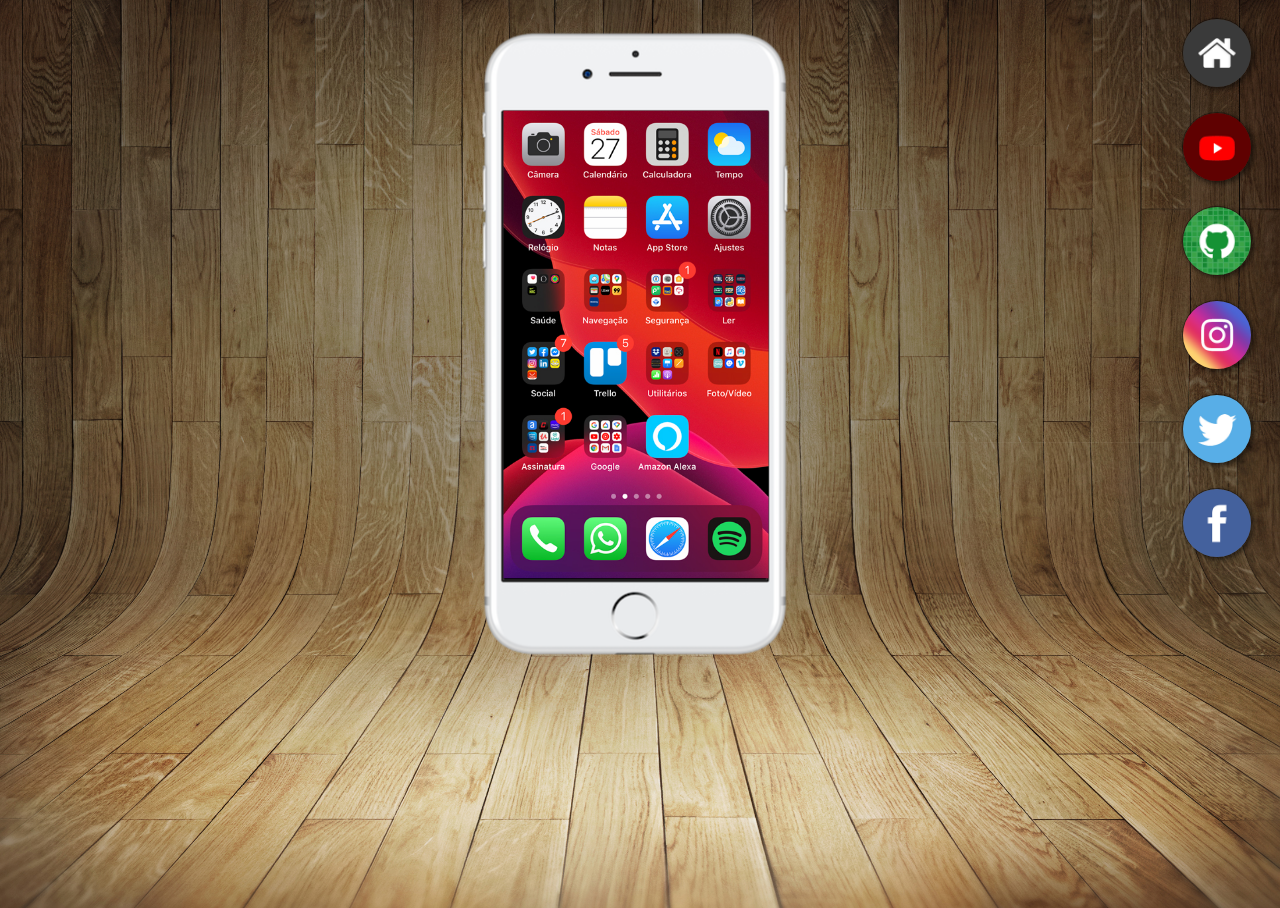
<file: index.html>
<!DOCTYPE html>
<html lang="pt-br">
<head>
    <meta charset="UTF-8">
    <meta name="viewport" content="width=device-width, initial-scale=1.0">
    <title>Projeto Redes Sociais</title>
    <link rel="shortcut icon" href="favicon.ico" type="image/x-icon">
    <link rel="stylesheet" href="estilos/style.css">
</head>
<body>
    <main>
        <section id="telefone">
            <iframe src="paginas/home.html" id="tela" name="tela" frameborder="0"></iframe>
        </section>
        <section id="redes">
            <a href="paginas/home.html" target="tela"><img src="imagens/logo-home.jpg" alt=""></a>
            <br>
            <a href="paginas/youtube.html" target="tela"><img src="imagens/logo-youtube.jpg" alt=""></a>
            <br>
            <a href="paginas/github.html" target="tela"><img src="imagens/logo-github.jpg" alt=""></a>
            <br>
            <a href="paginas/instagram.html" target="tela"><img src="imagens/logo-instagram.jpg""></a>
            <br>
            <a href="paginas/twitter.html" target="tela"><img src="imagens/logo-twitter.jpg" alt=""></a>
            <br>
            <a href="paginas/facebook.html" target="tela"><img src="imagens/logo-facebook.jpg" alt=""></a>
        </section>
    </main>
</body>
</html>
</file>
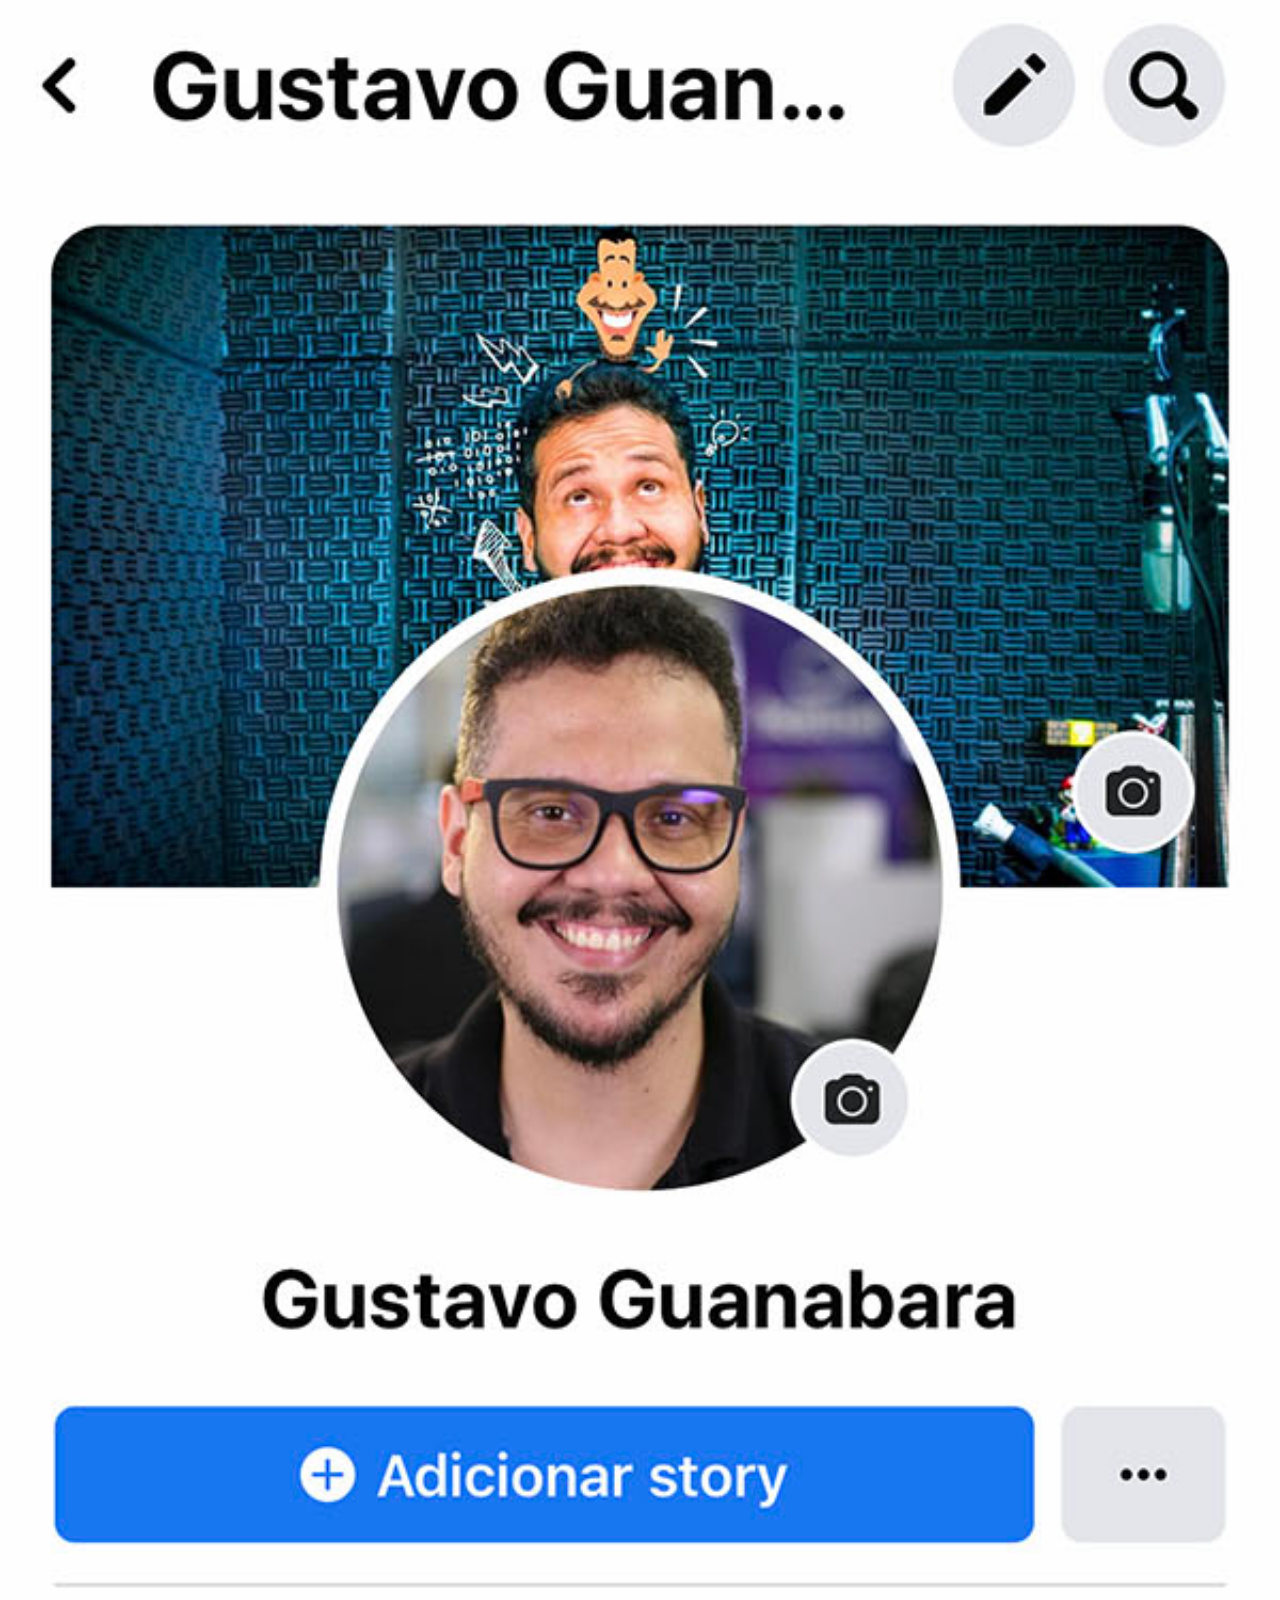
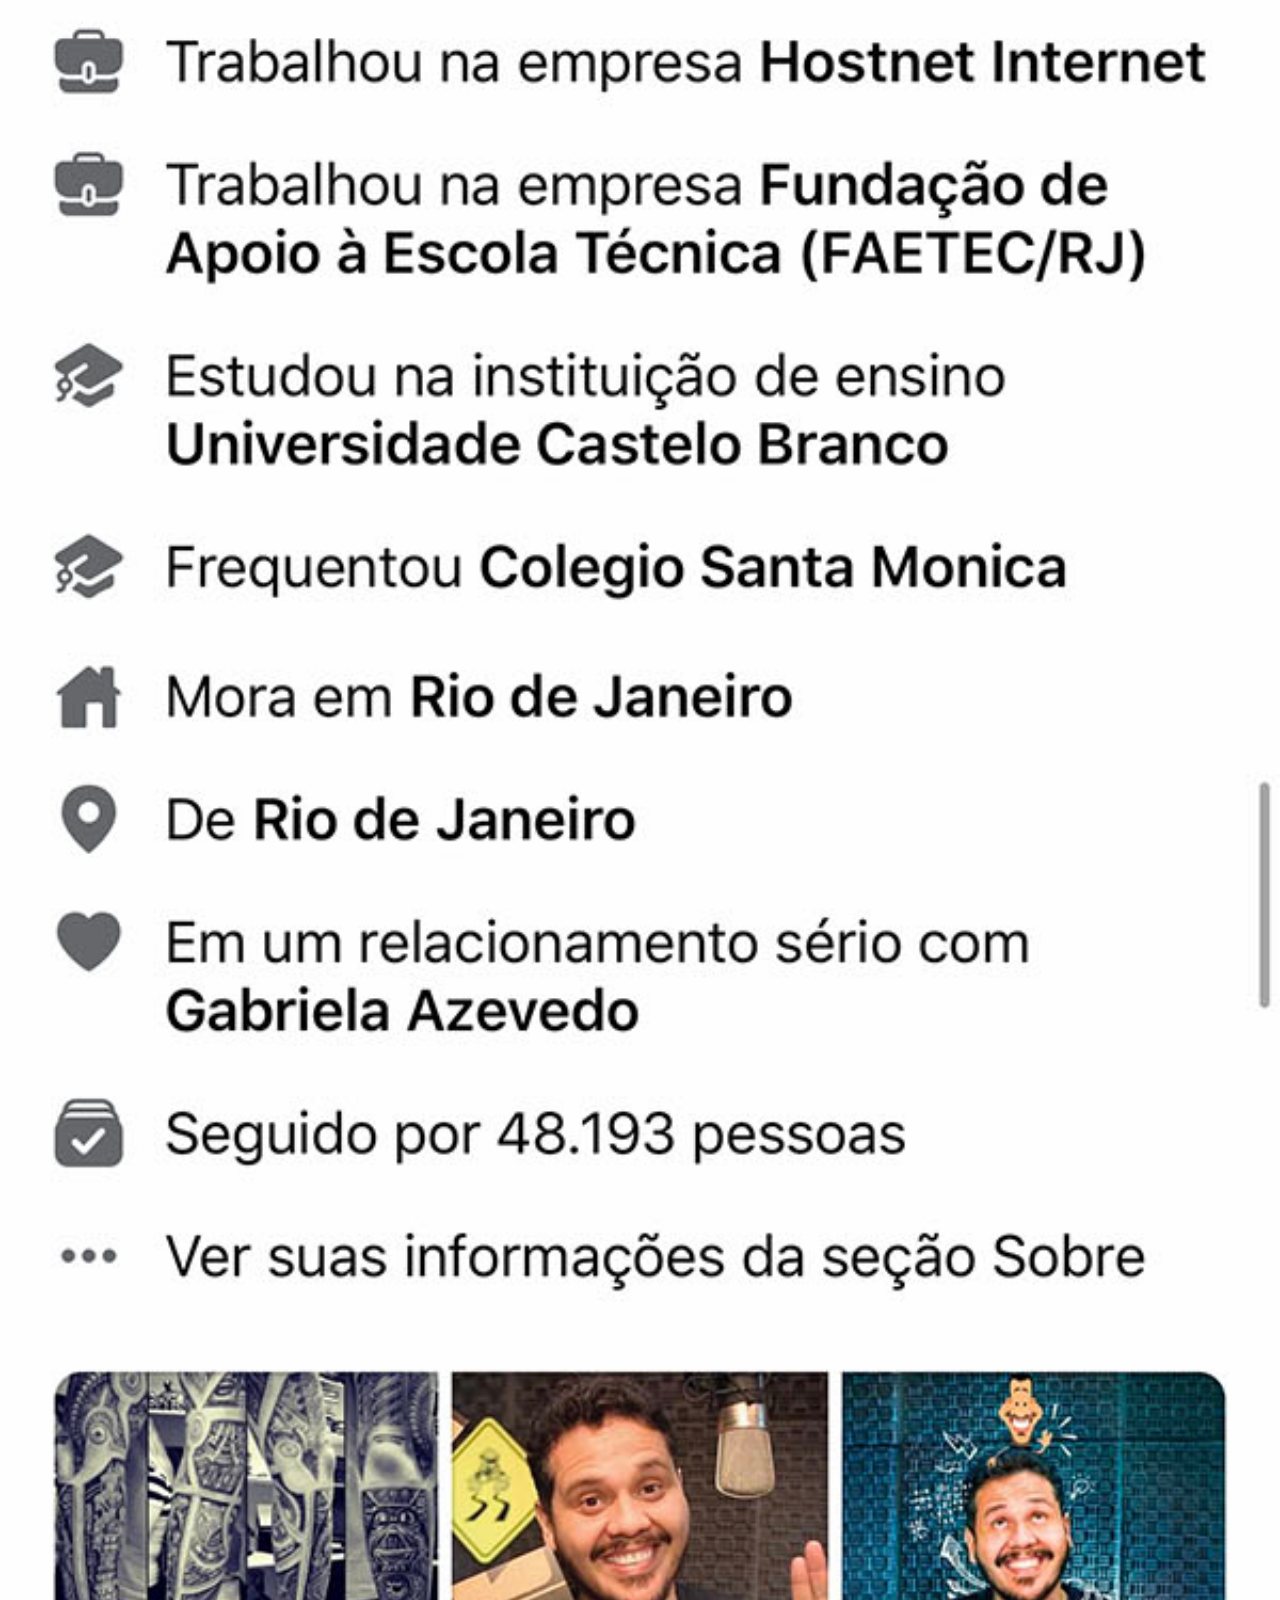
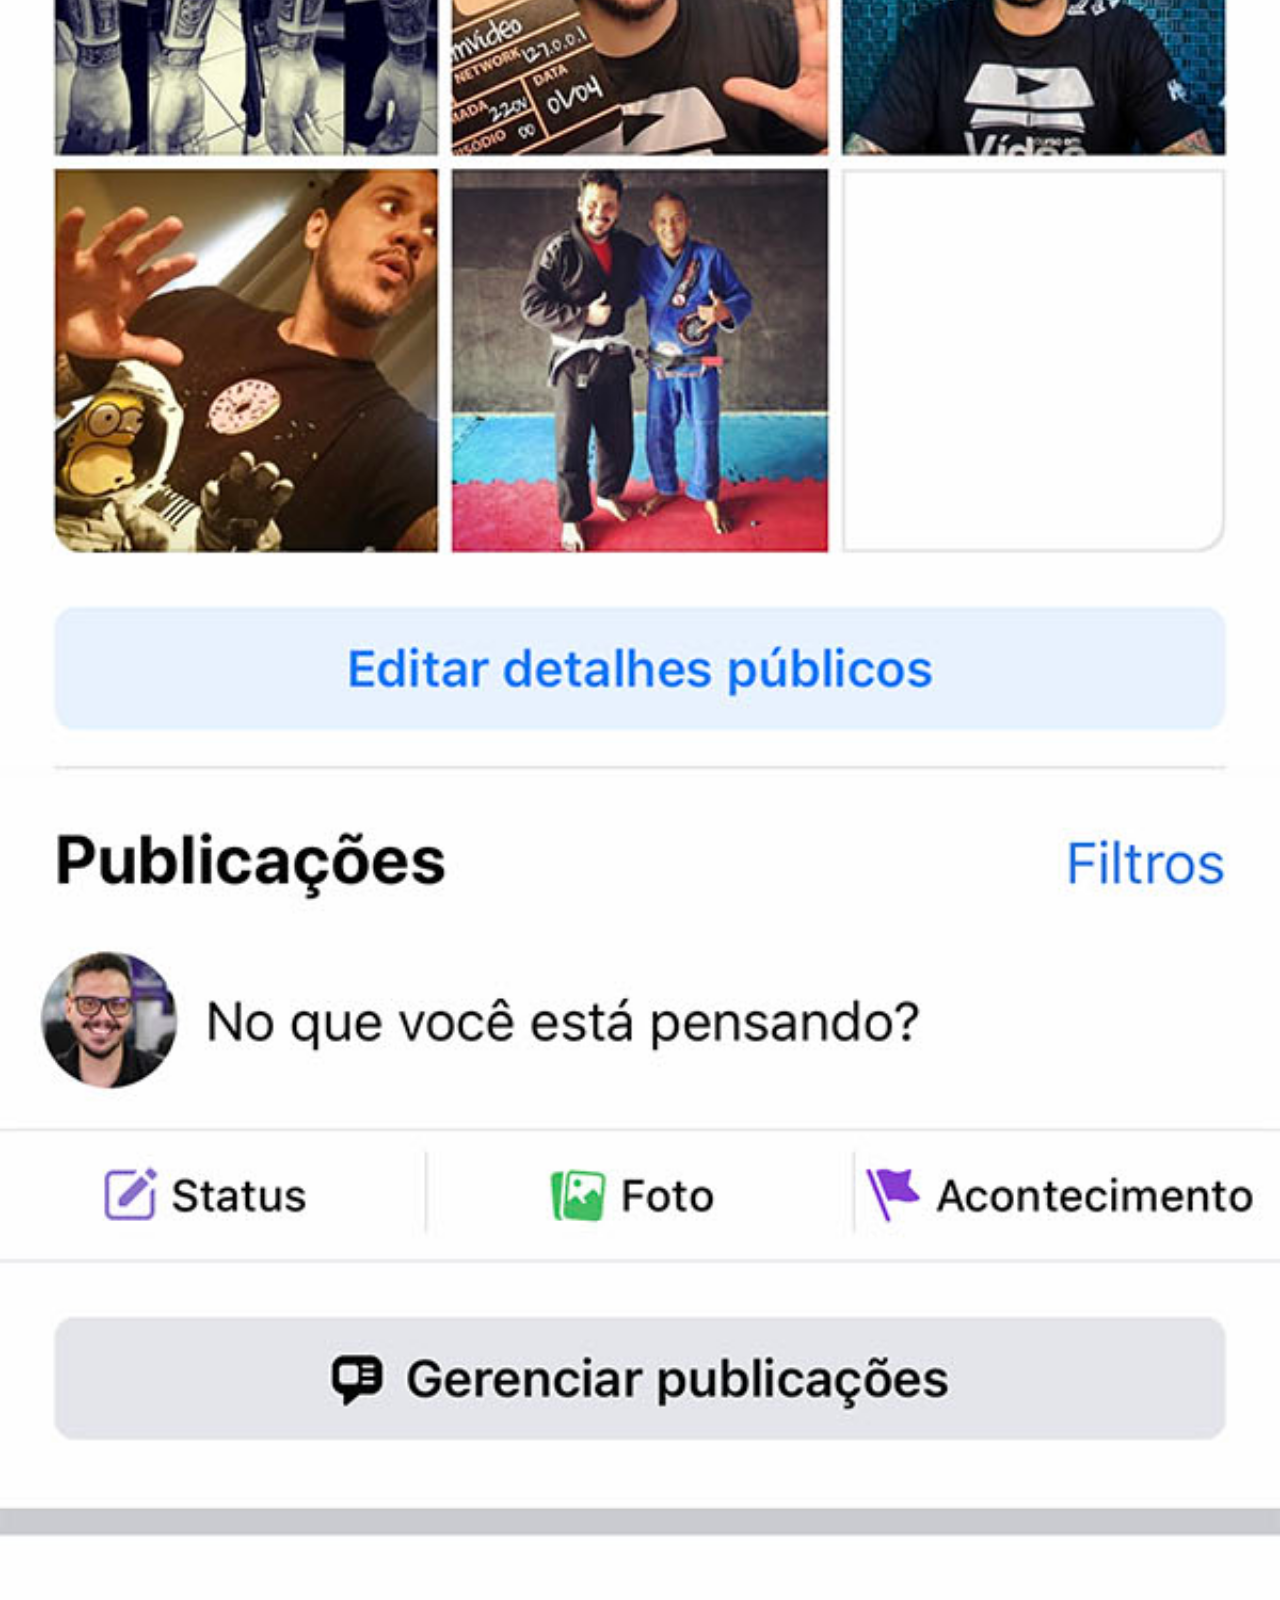
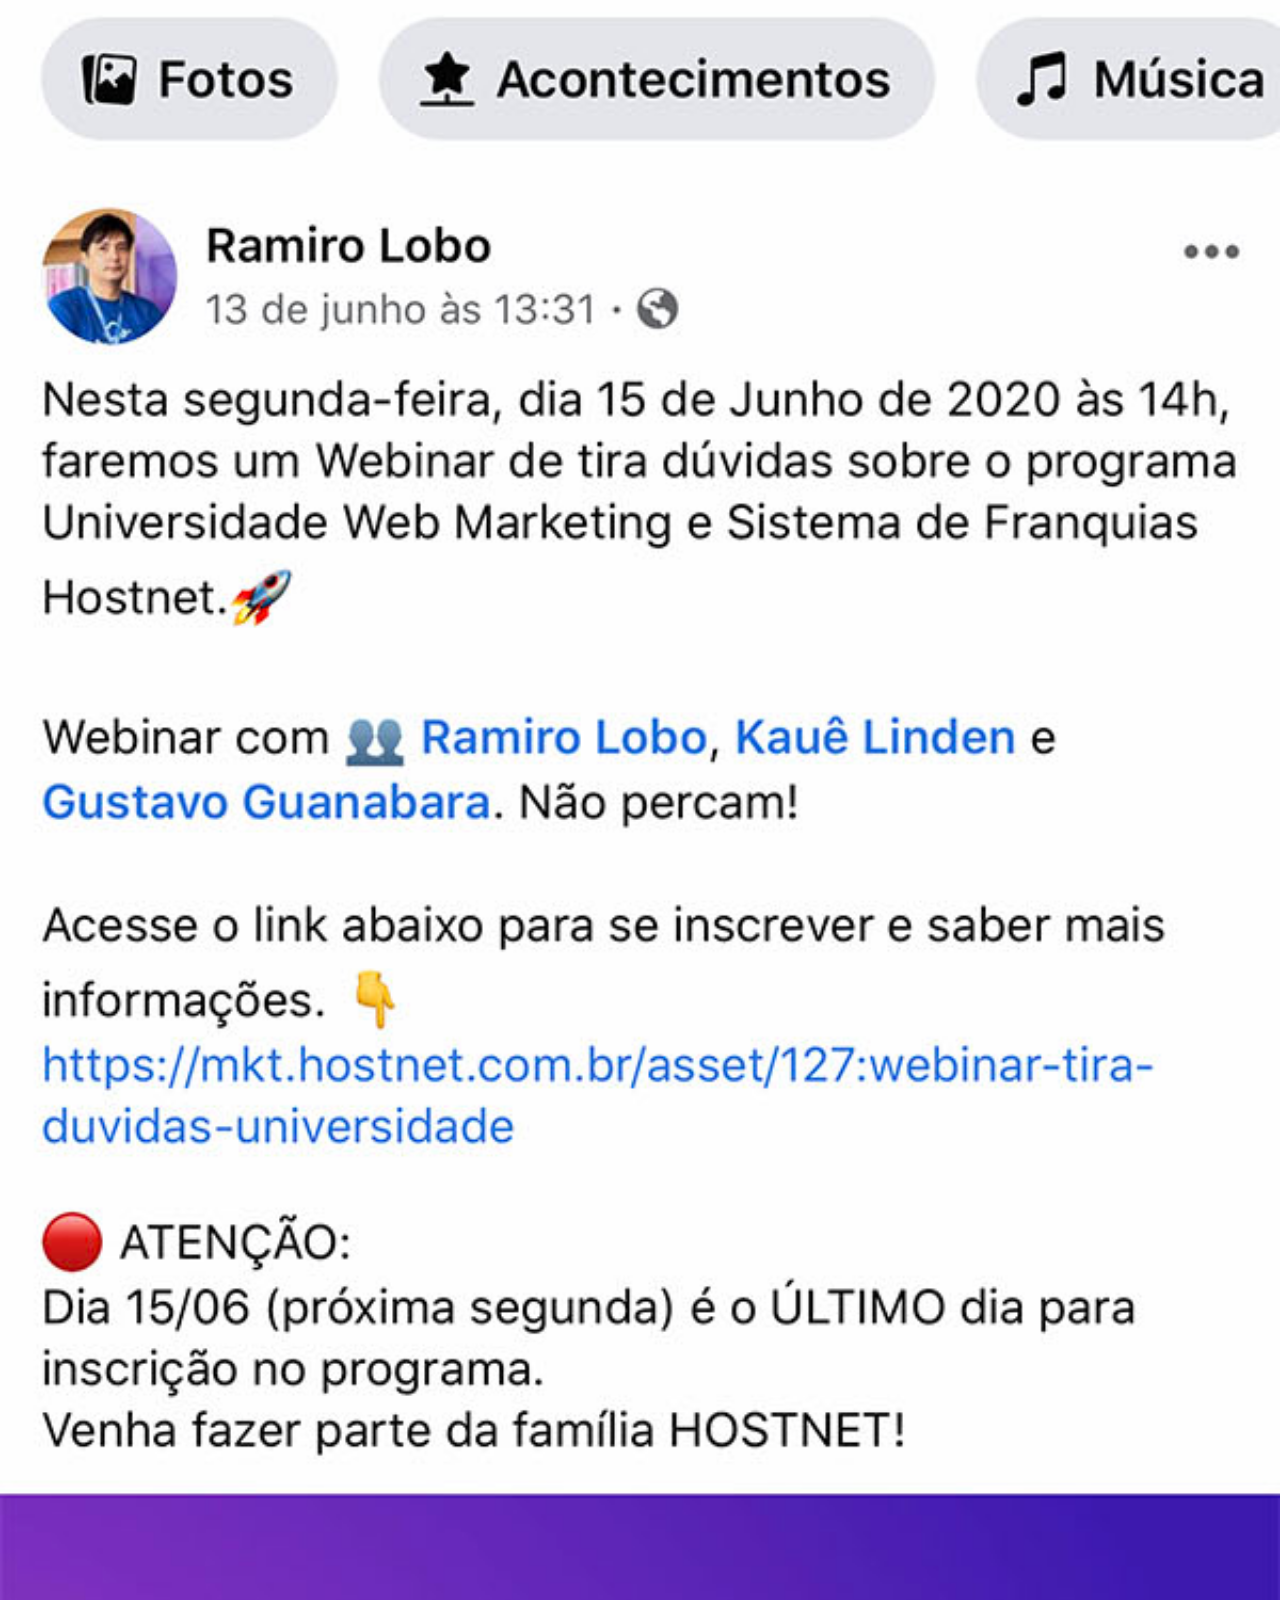
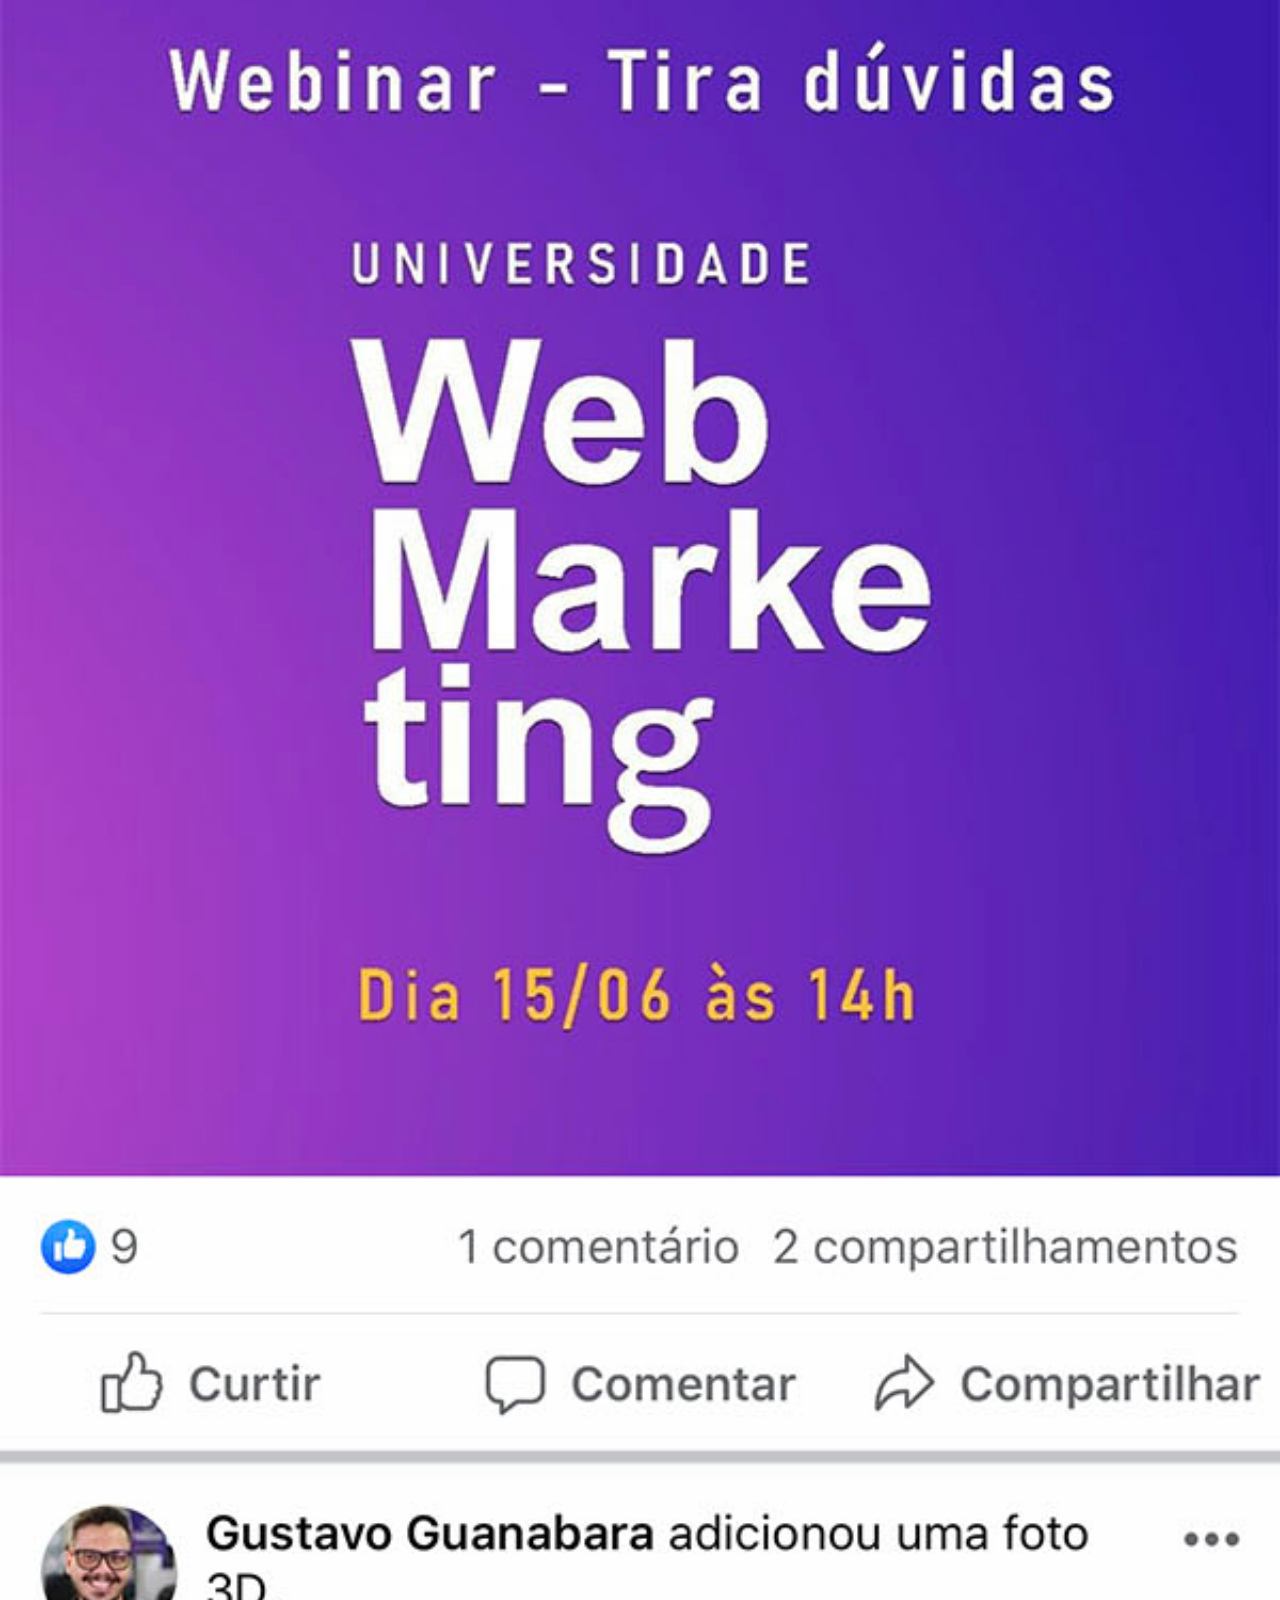
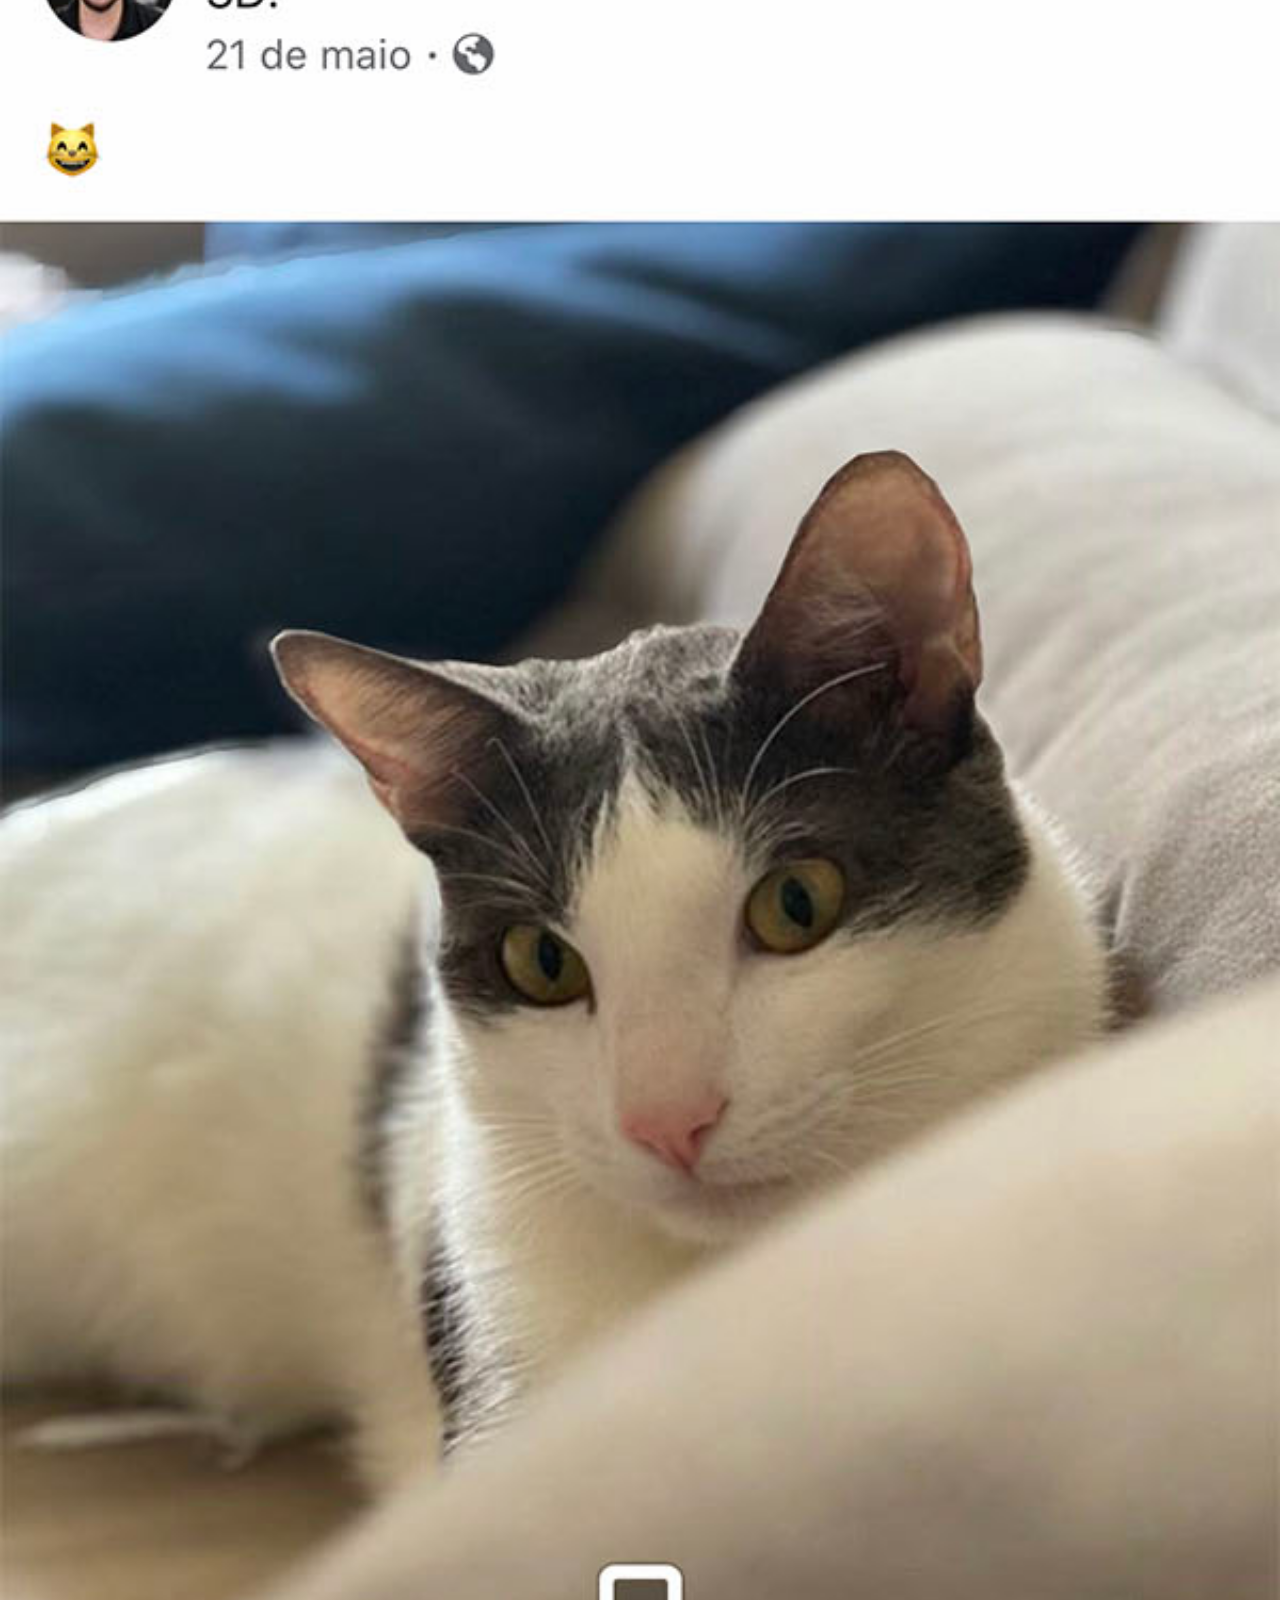
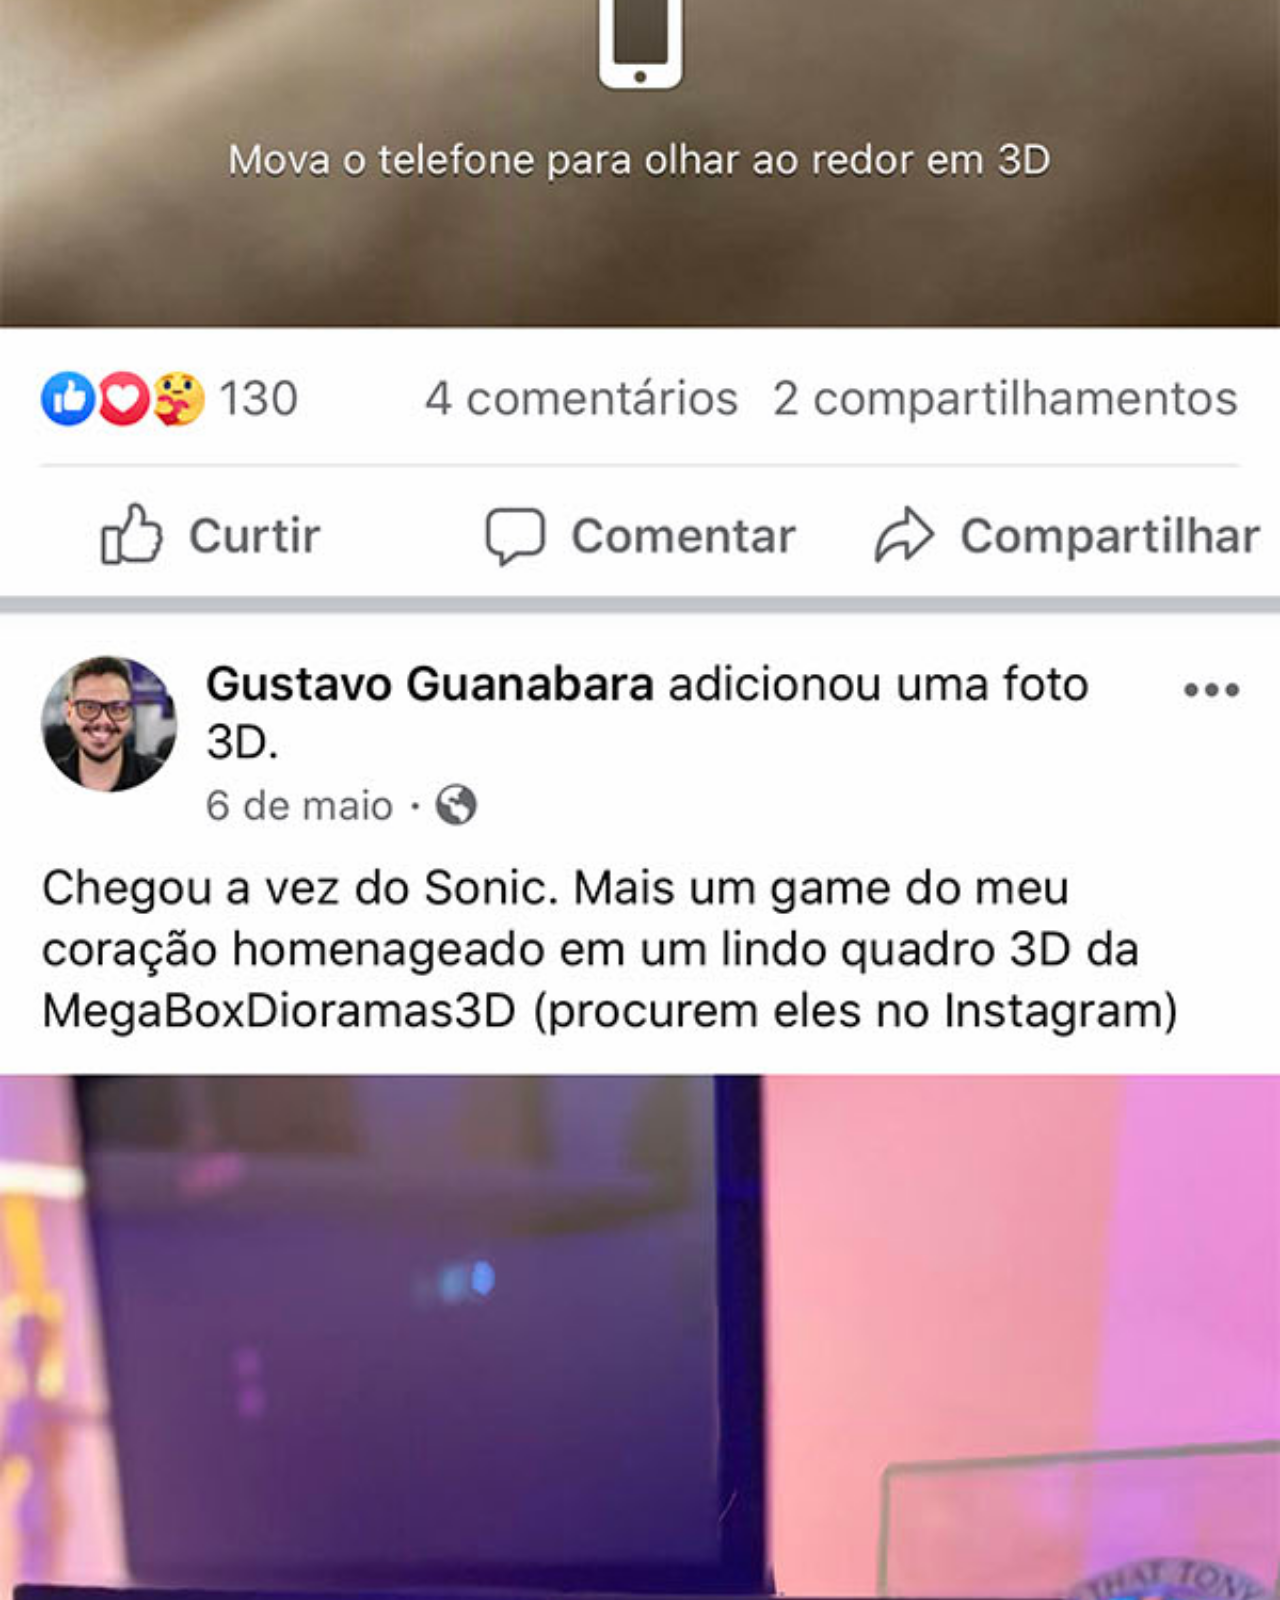
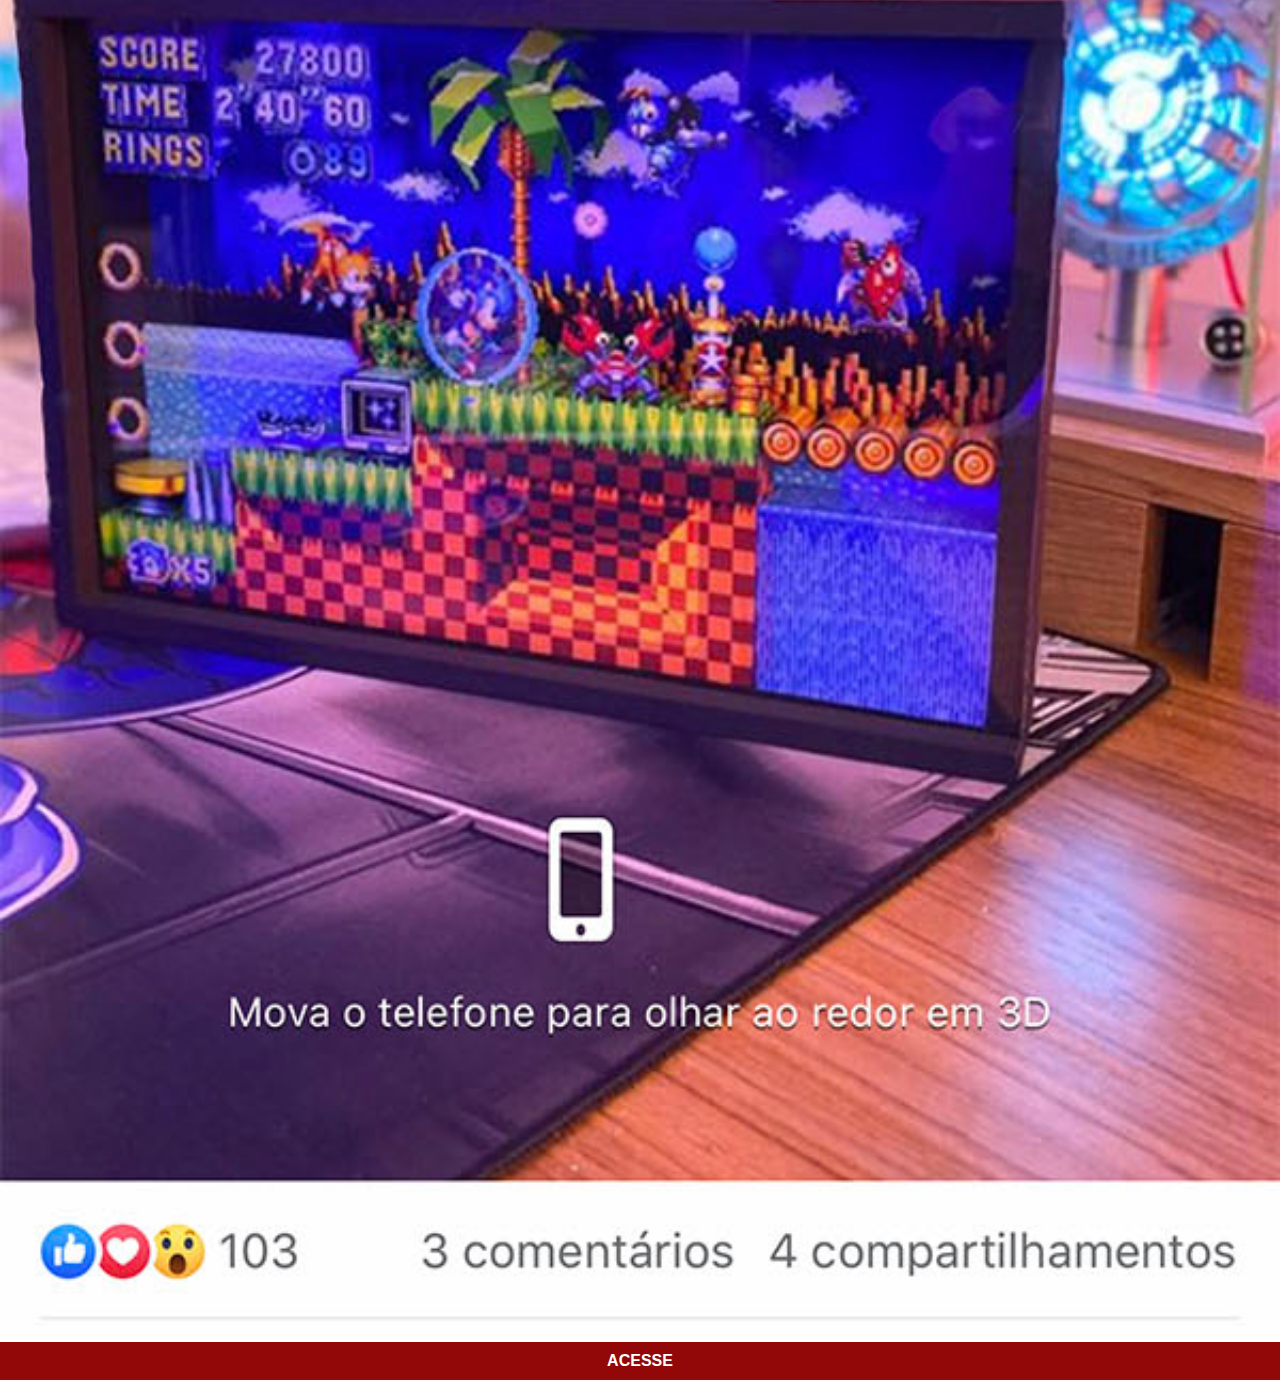
<file: paginas/facebook.html>
<!DOCTYPE html>
<html lang="pt-br">
<head>
    <meta charset="UTF-8">
    <meta name="viewport" content="width=device-width, initial-scale=1.0">
    <title>Document</title>
    <link rel="stylesheet" href="../estilos/paginas.css">
</head>
<body>
    <img src="../imagens/tela-facebook.jpg" alt="">
    <a href="#">ACESSE</a>
</body>
</html>
</file>
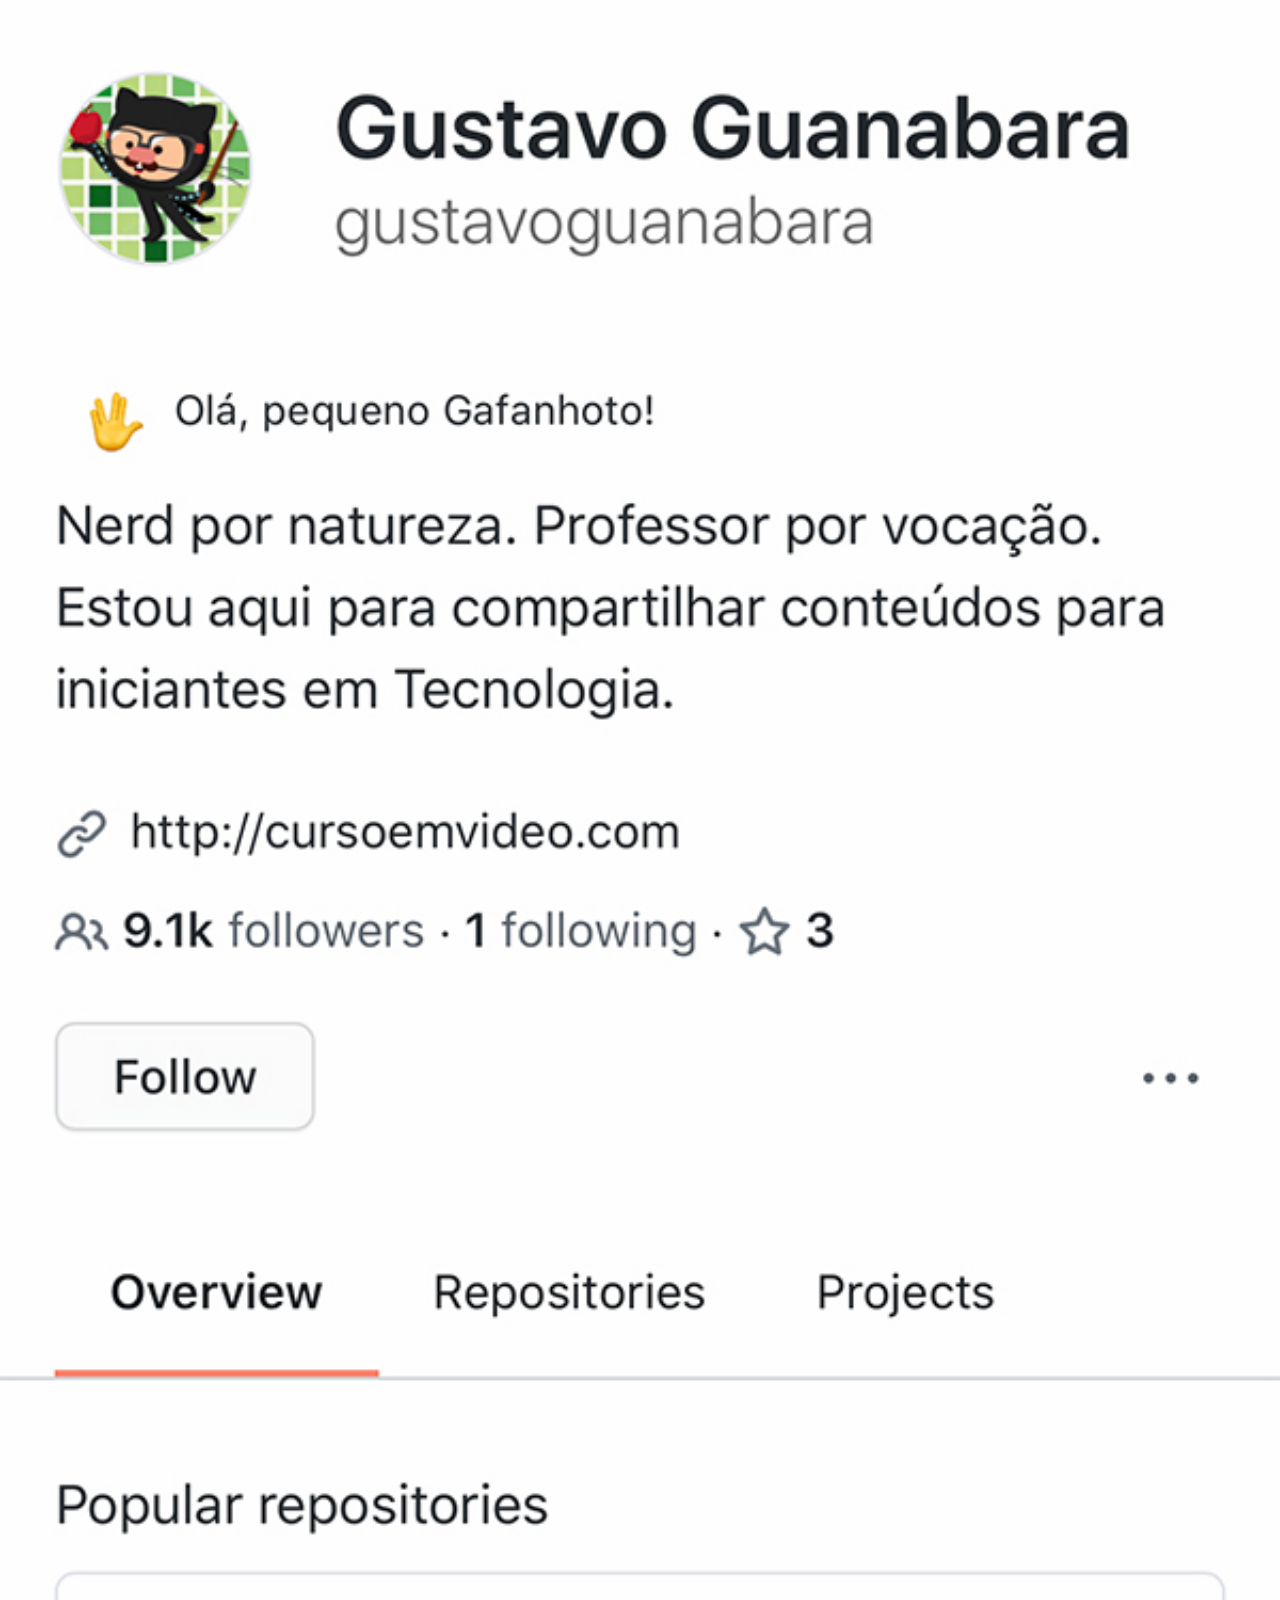
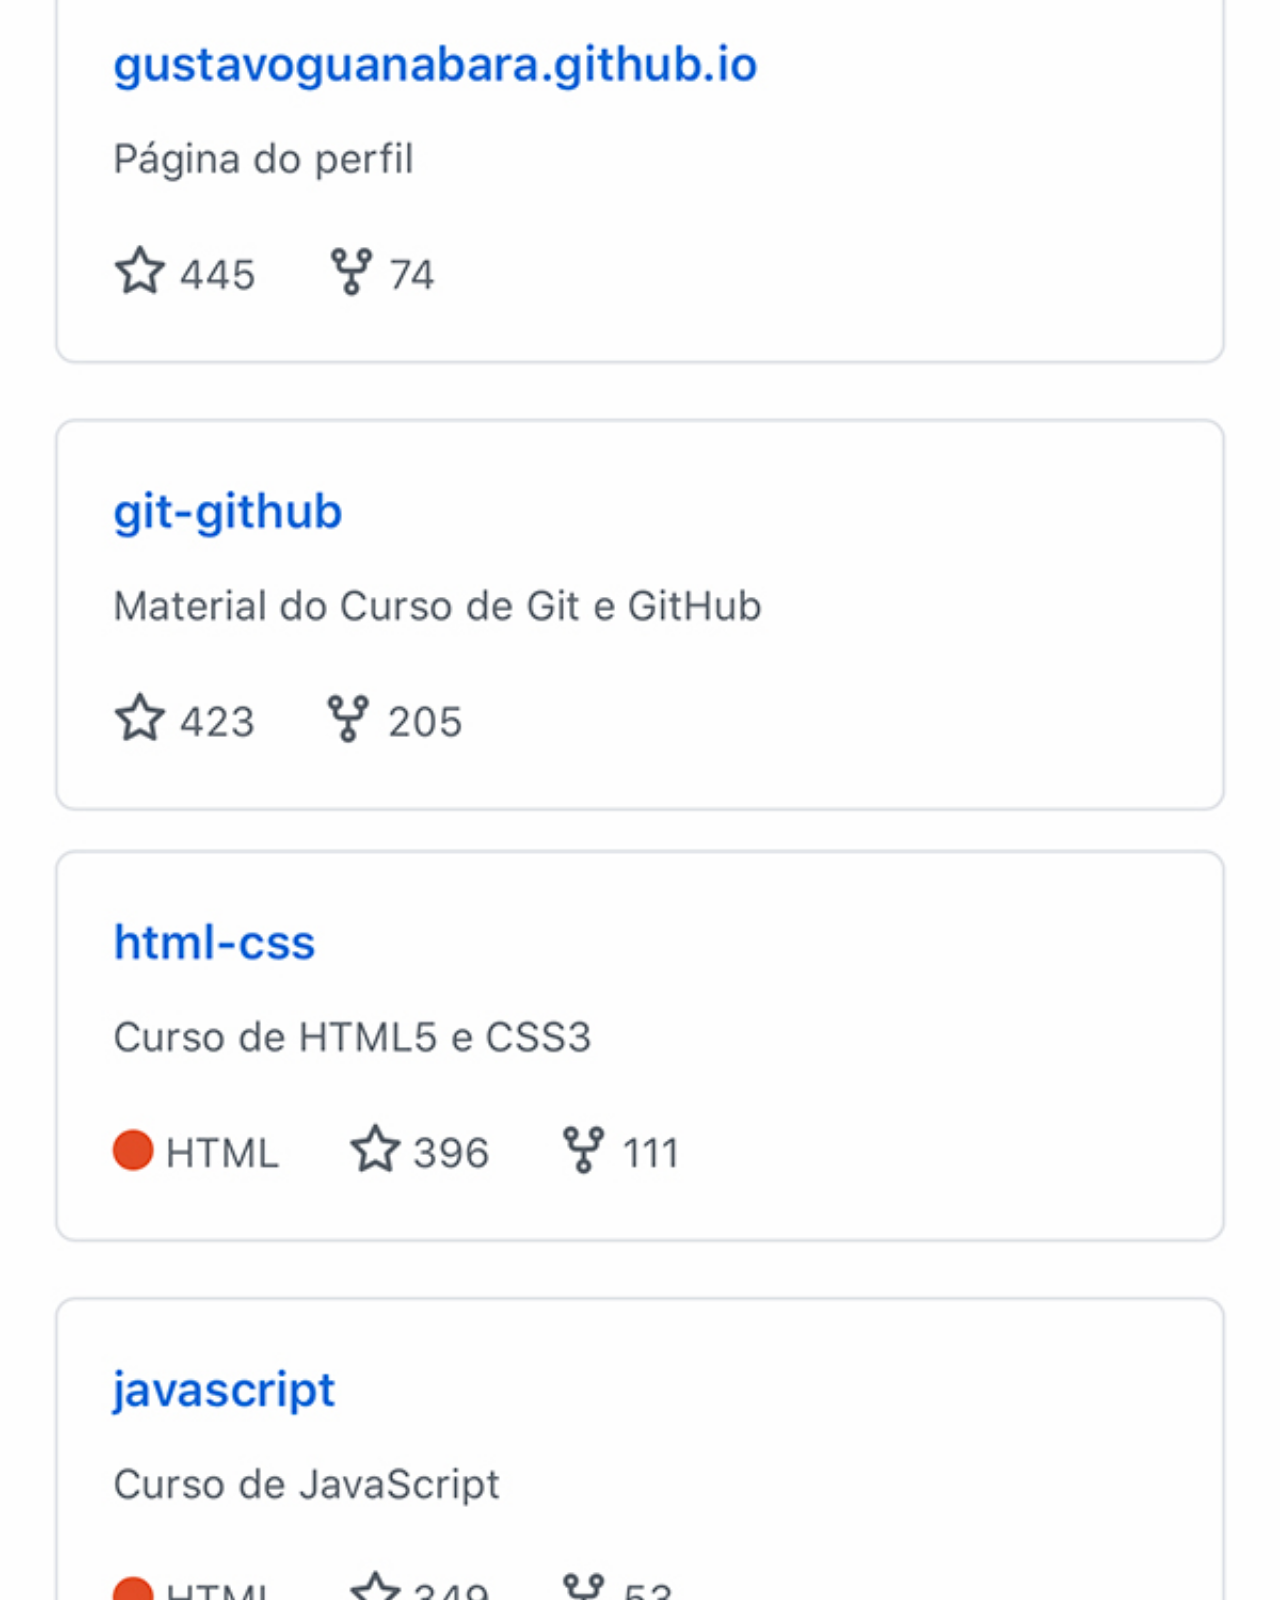
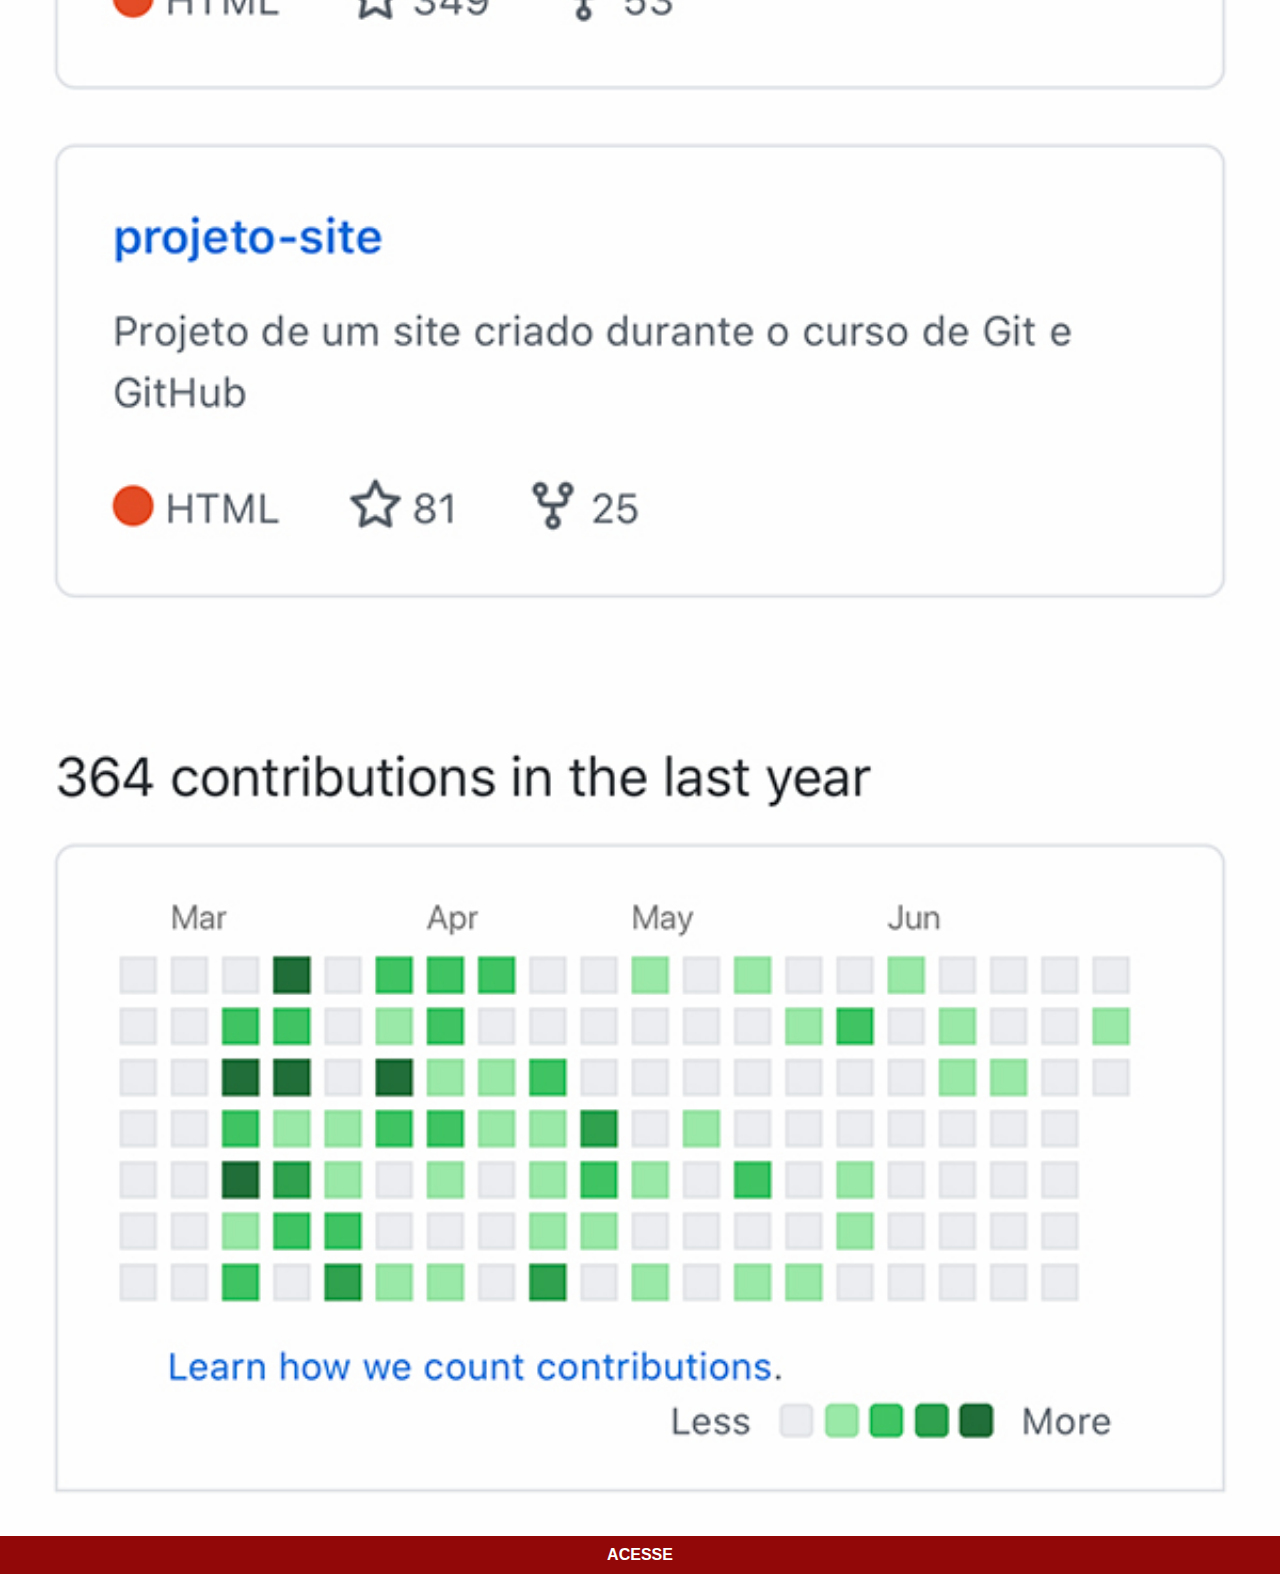
<file: paginas/github.html>
<!DOCTYPE html>
<html lang="pt-br">
<head>
    <meta charset="UTF-8">
    <meta name="viewport" content="width=device-width, initial-scale=1.0">
    <title>Document</title>
    <link rel="stylesheet" href="../estilos/paginas.css">
</head>
<body>
    <img src="../imagens/tela-github.jpg" alt="">
    <a href="#">ACESSE</a>
</body>
</html>
</file>
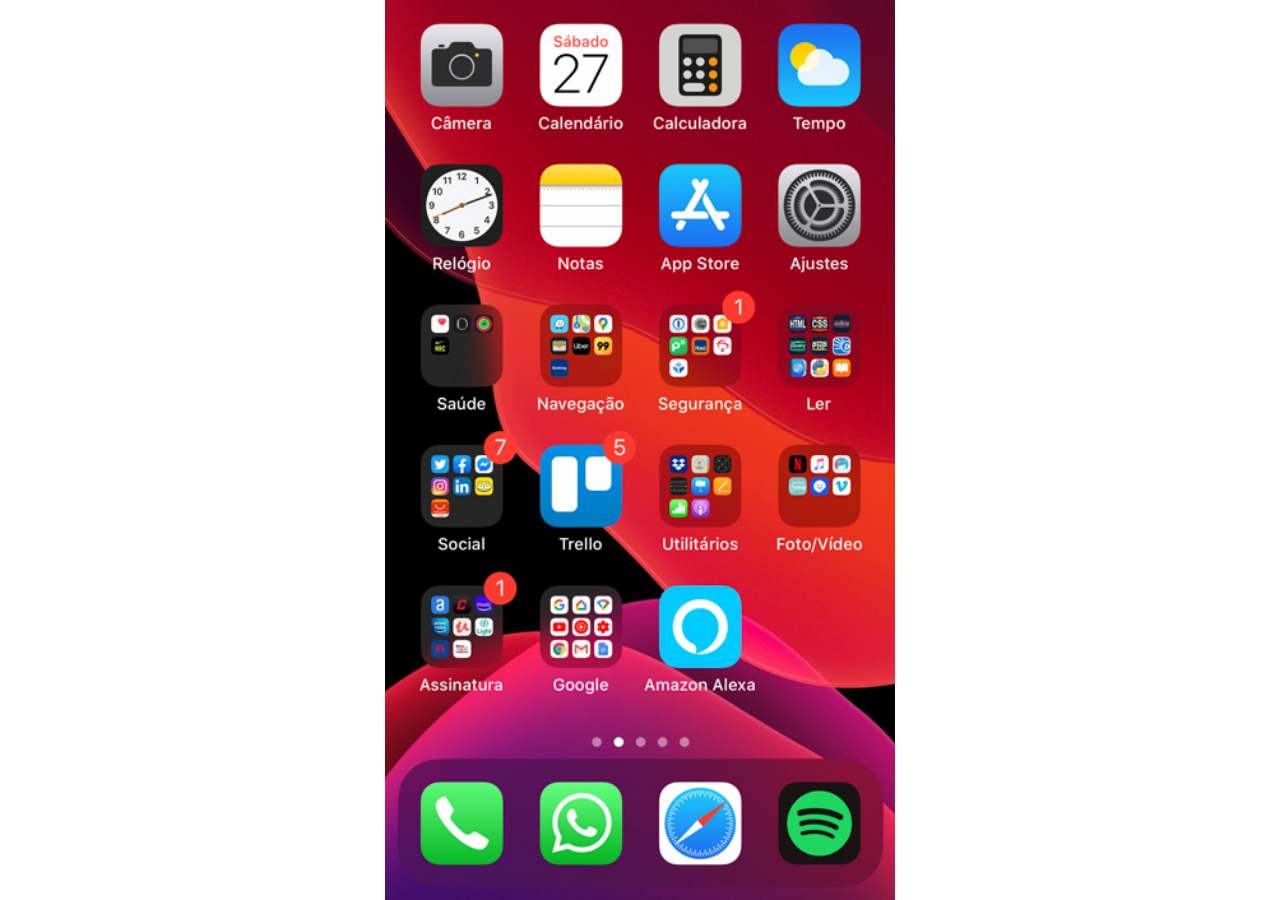
<file: paginas/home.html>
<!DOCTYPE html>
<html lang="pt-br">
<head>
    <meta charset="UTF-8">
    <meta name="viewport" content="width=device-width, initial-scale=1.0">
    <title>Document</title>
    <link rel="stylesheet" href="../estilos/paginas.css">
</head>
<style>
    body {
        background-image: url(../imagens/tela-home.jpg);
    }
</style>
<body>
    
</body>
</html>
</file>
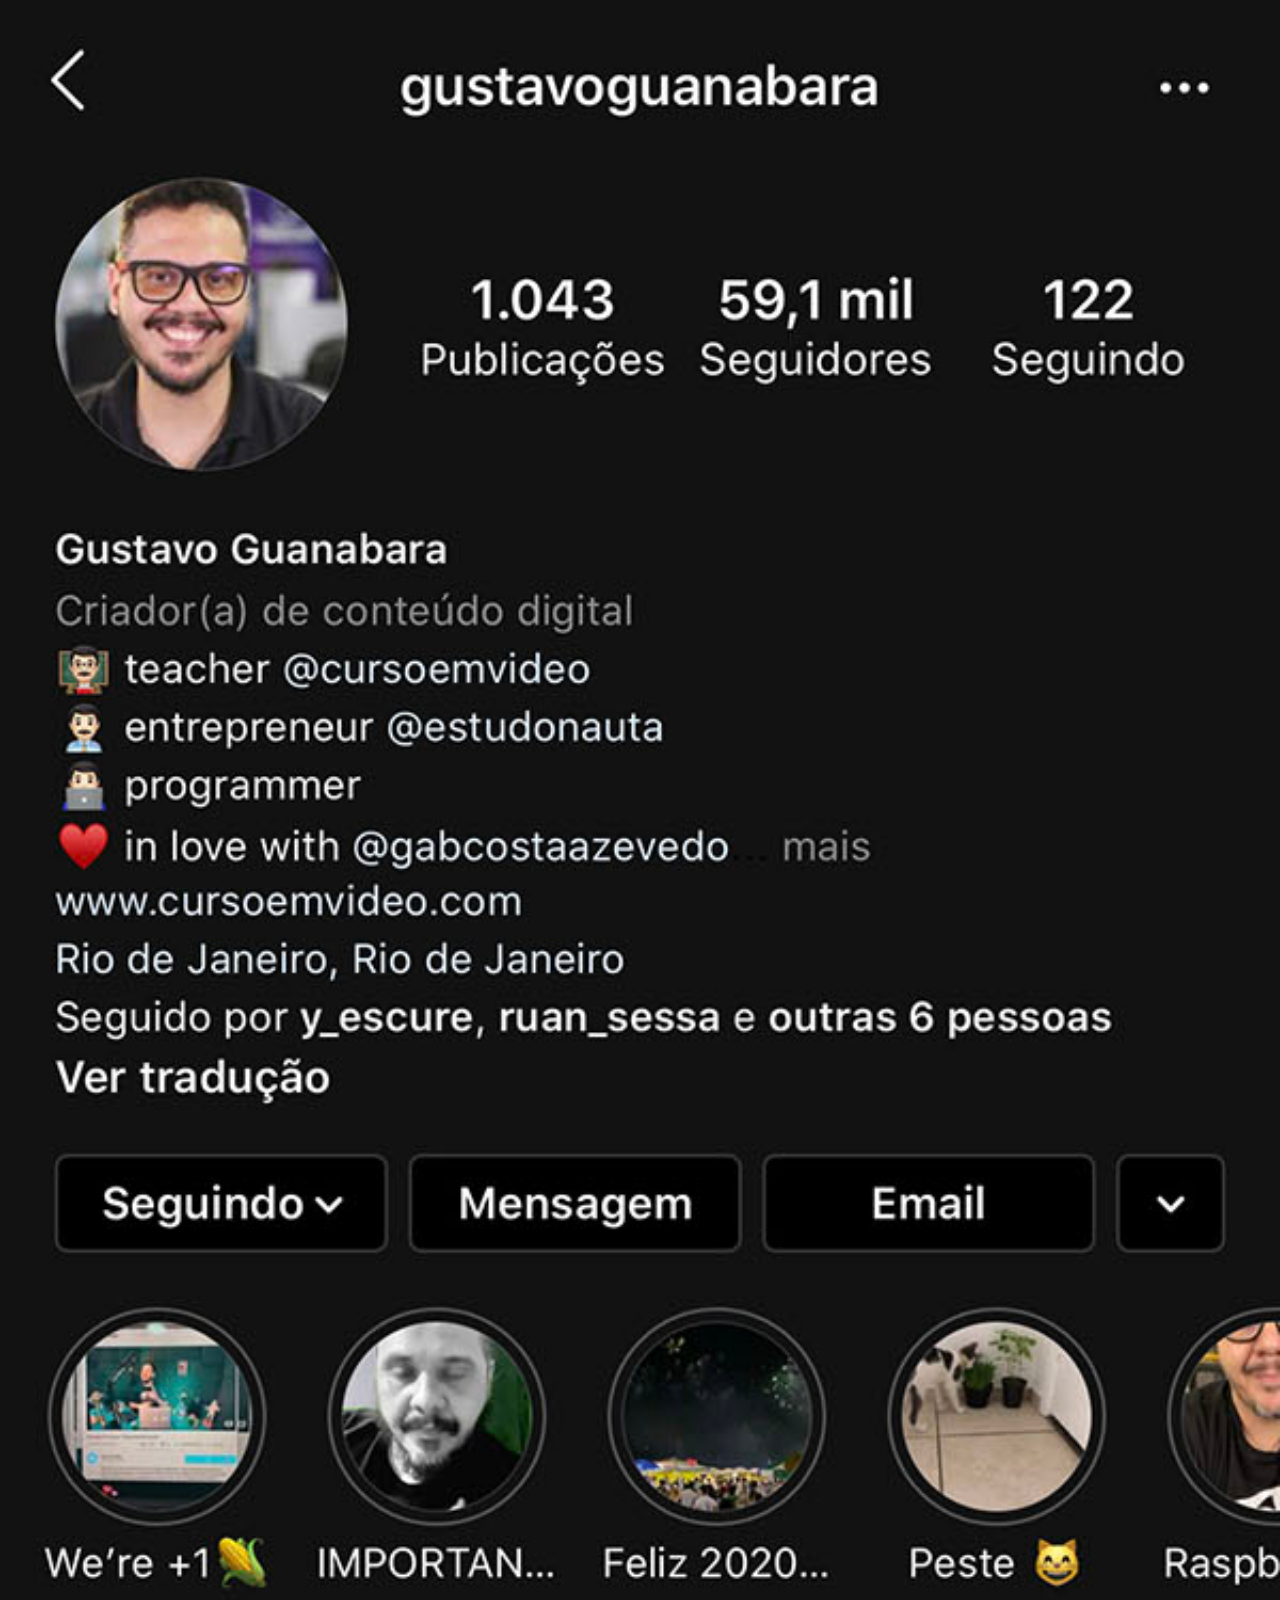
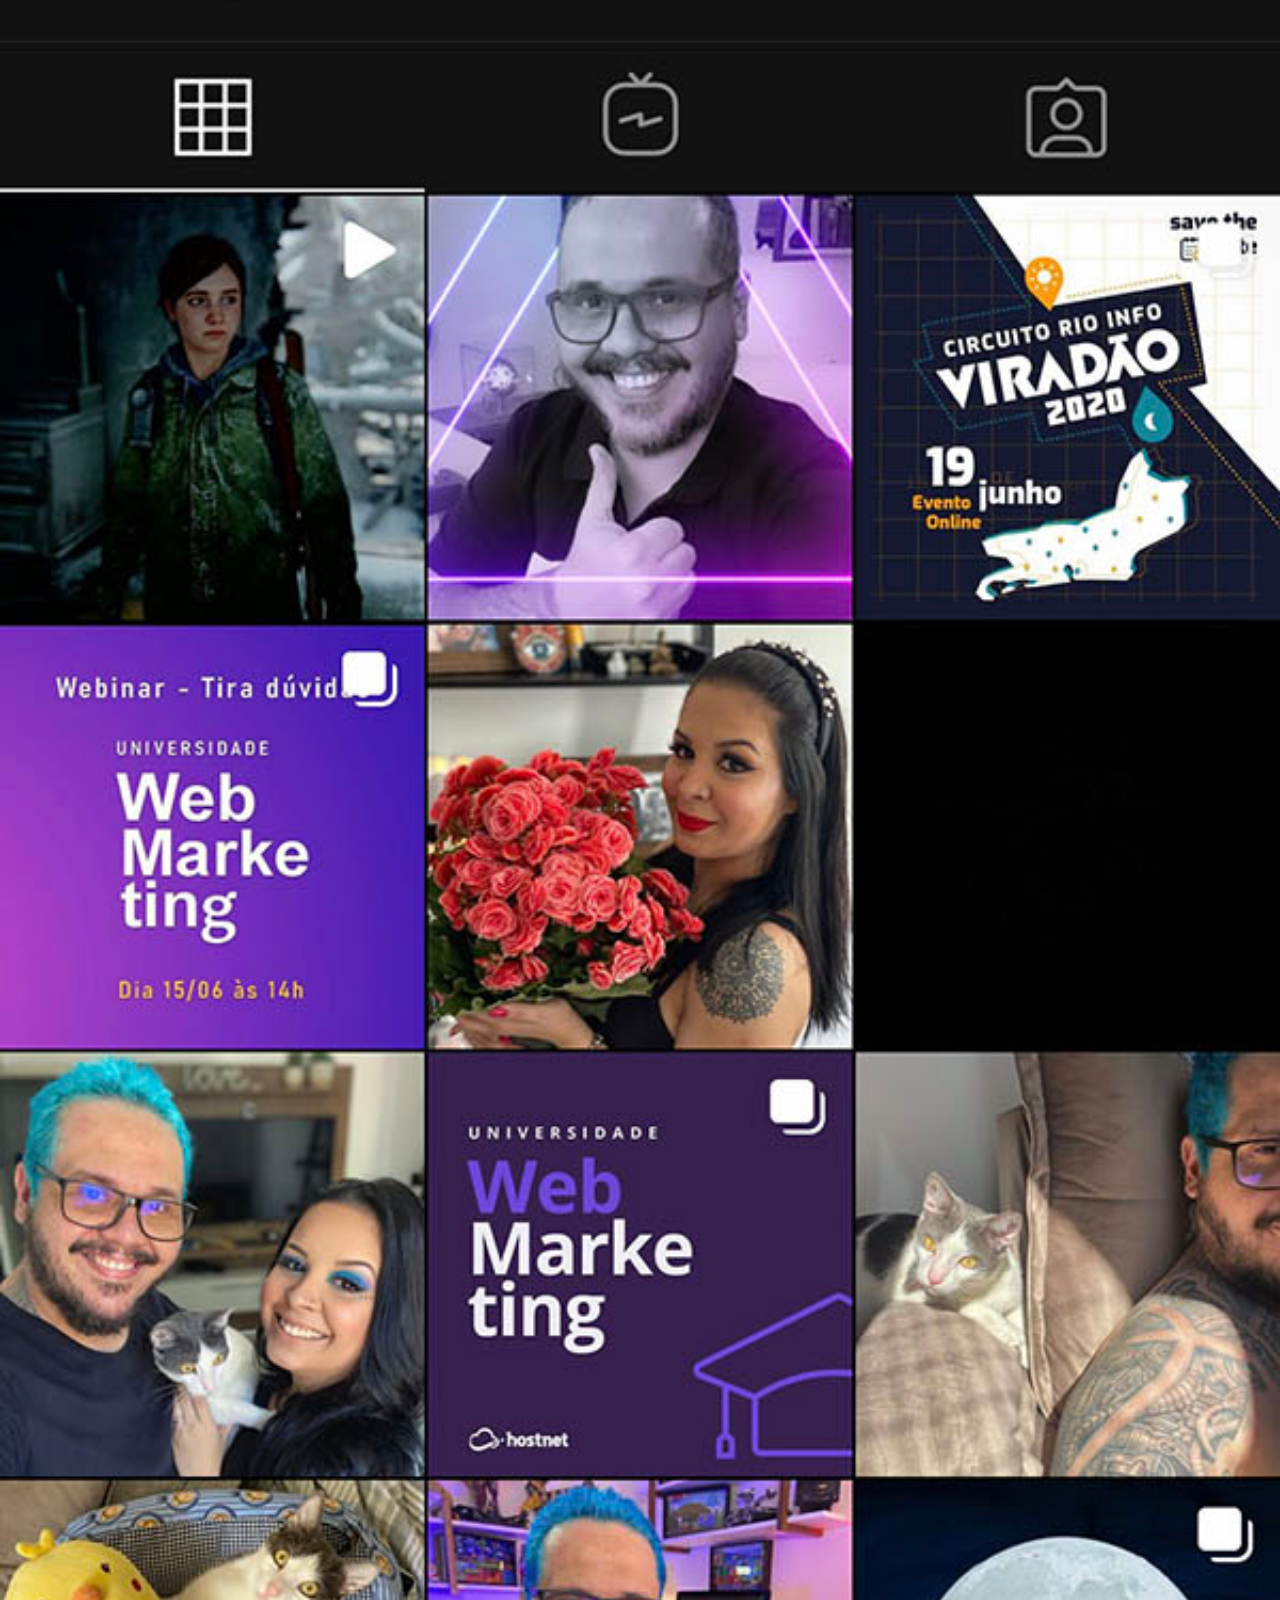
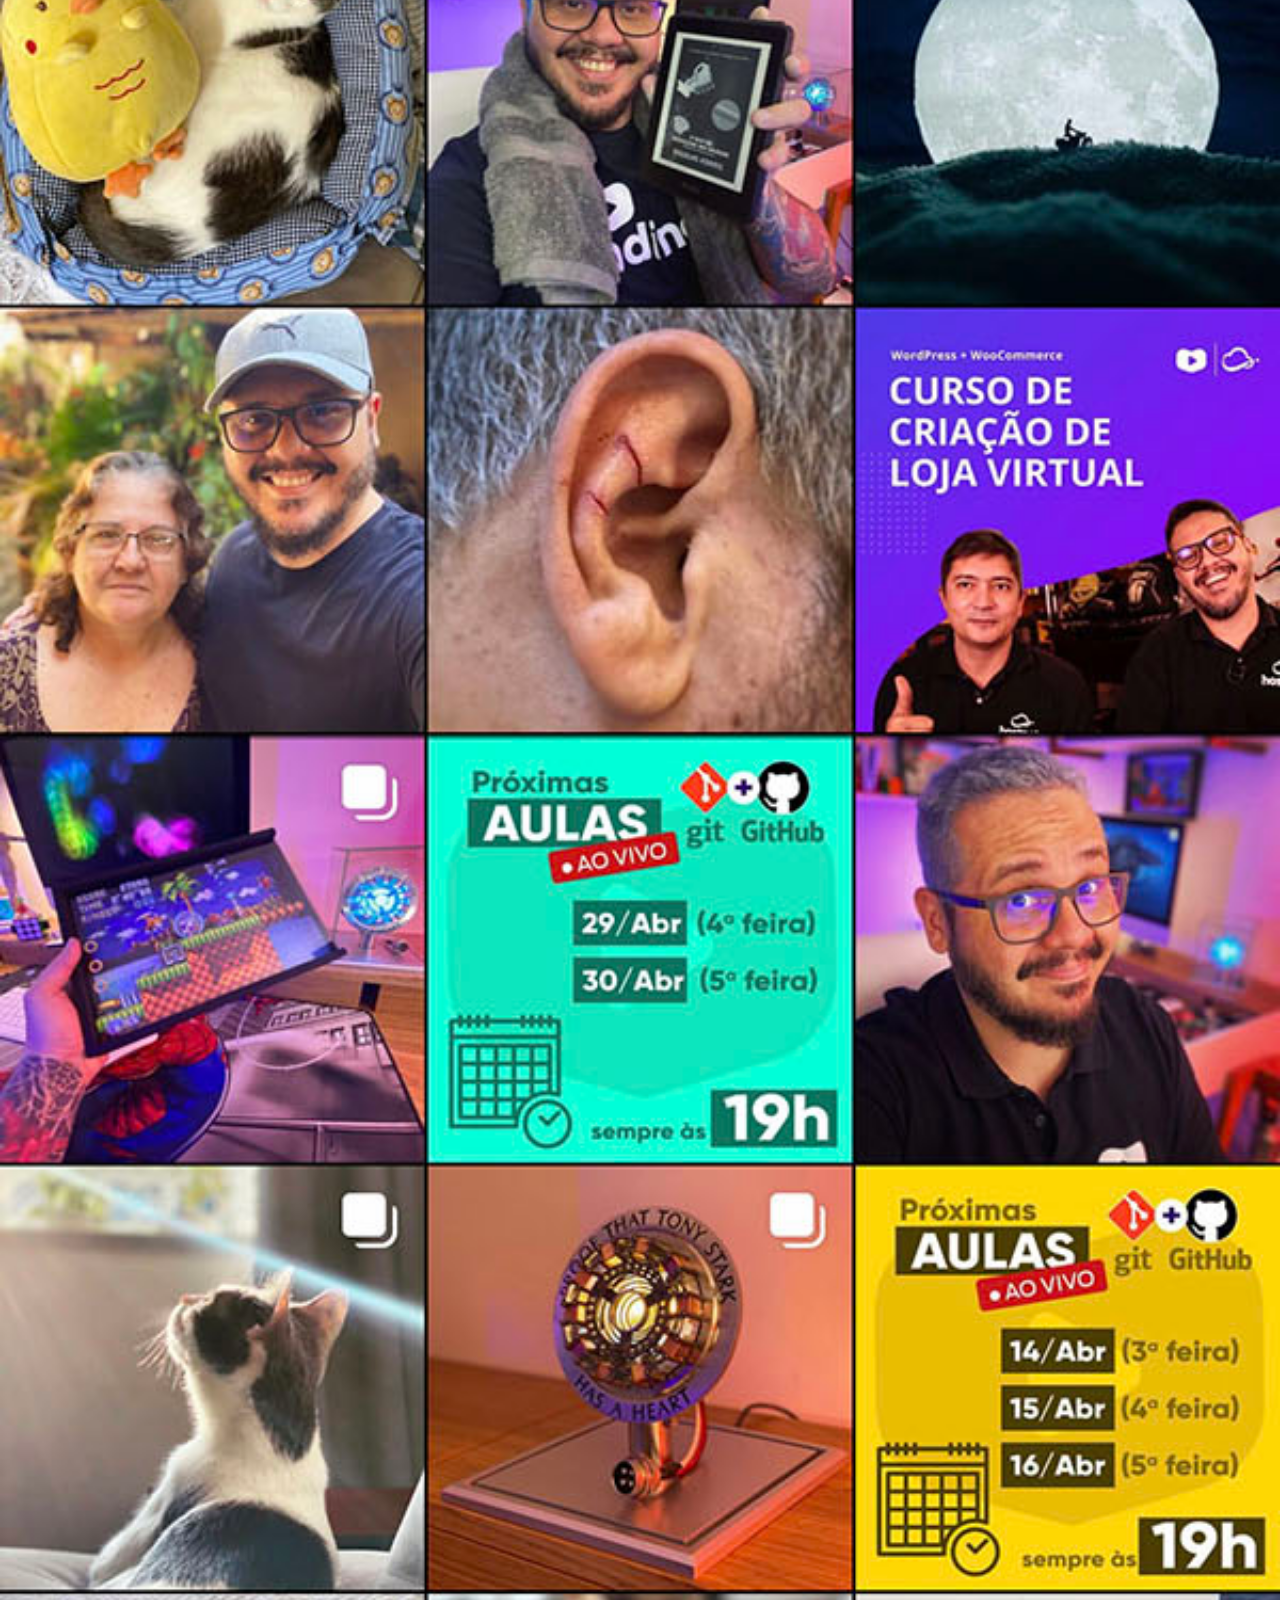
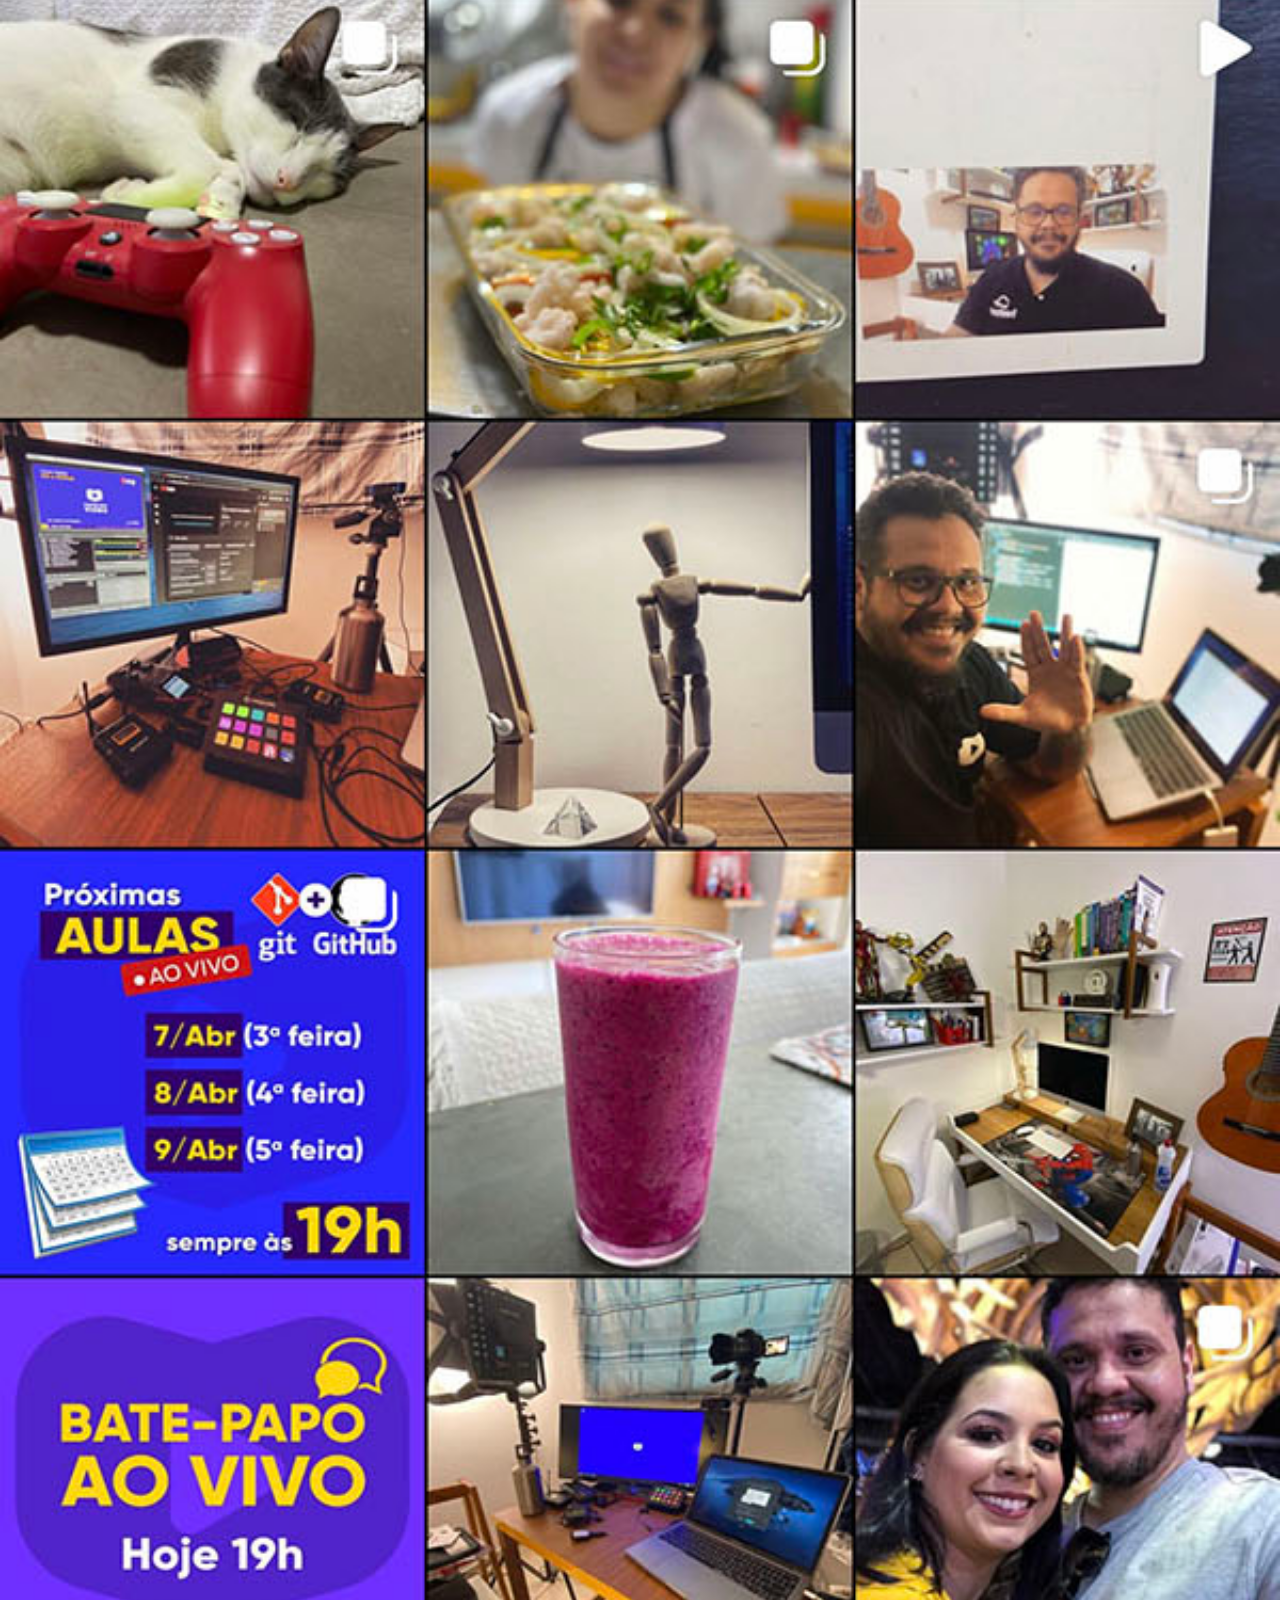
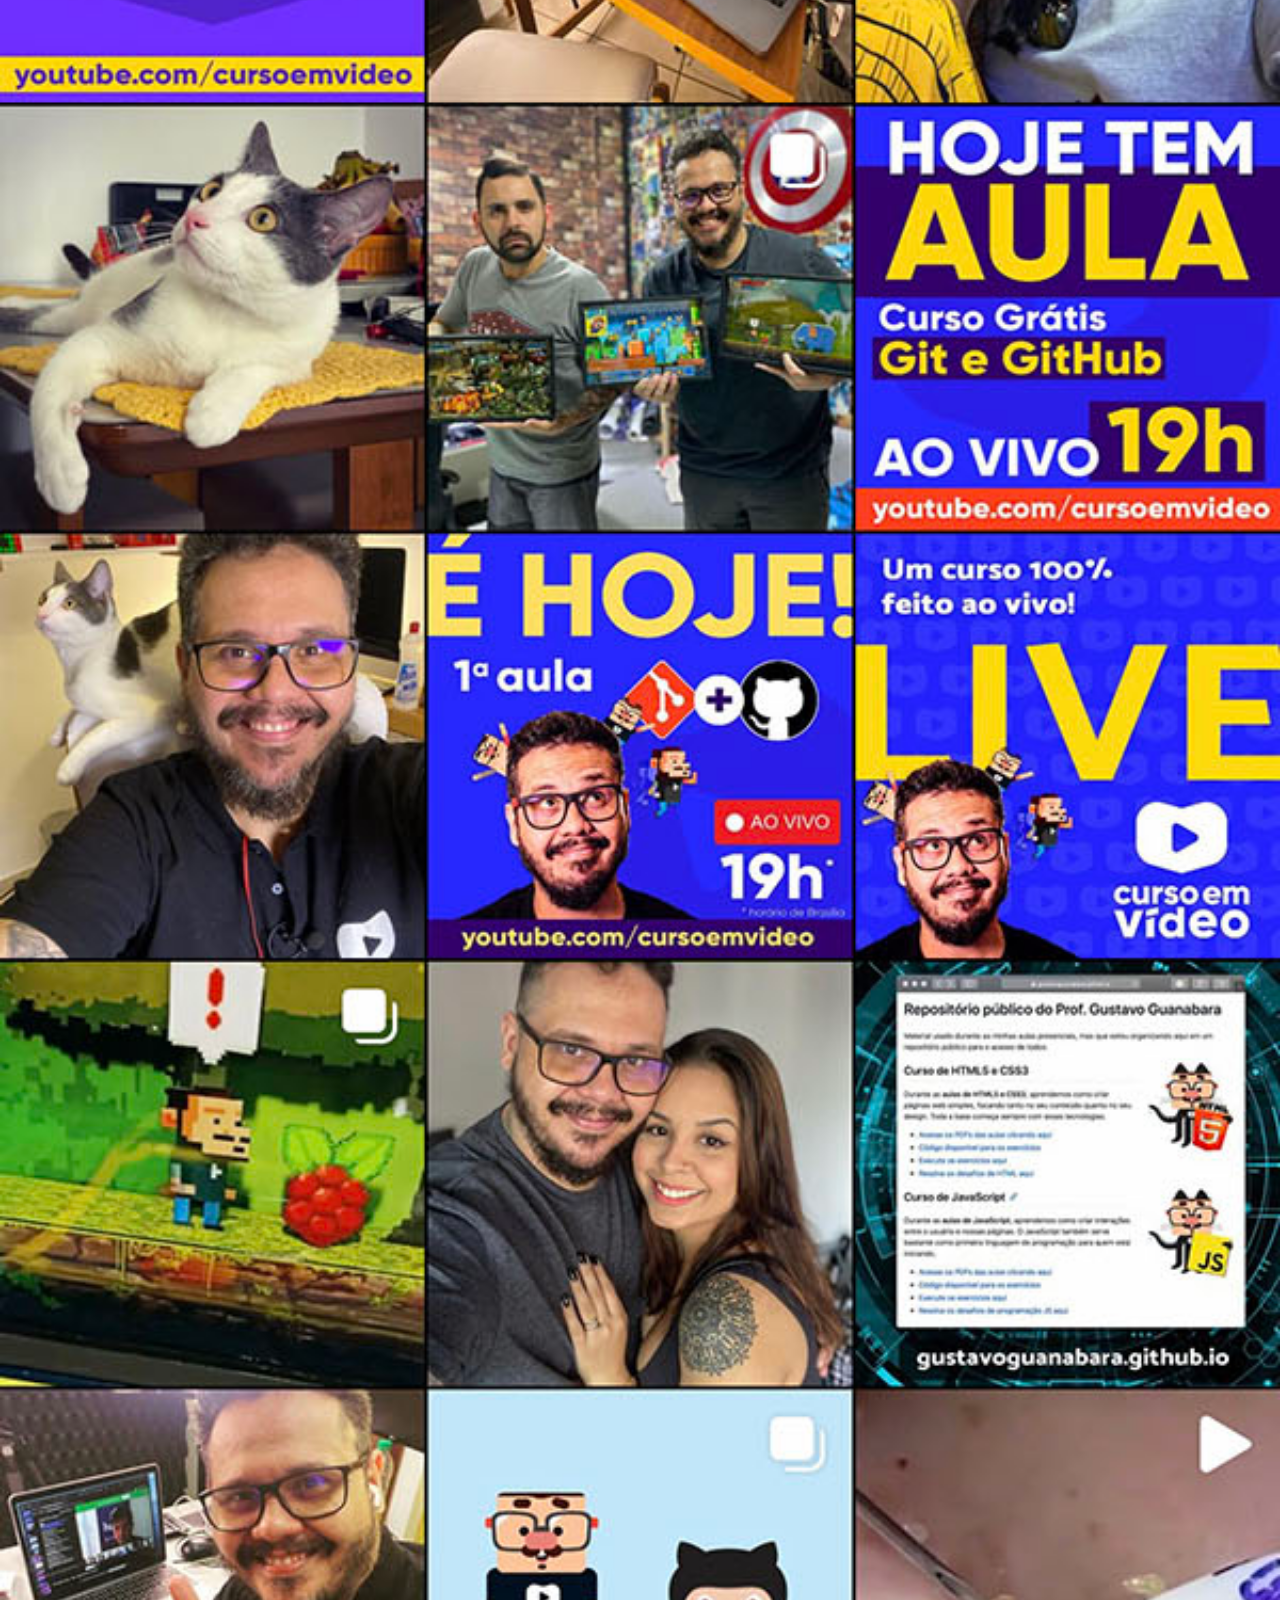
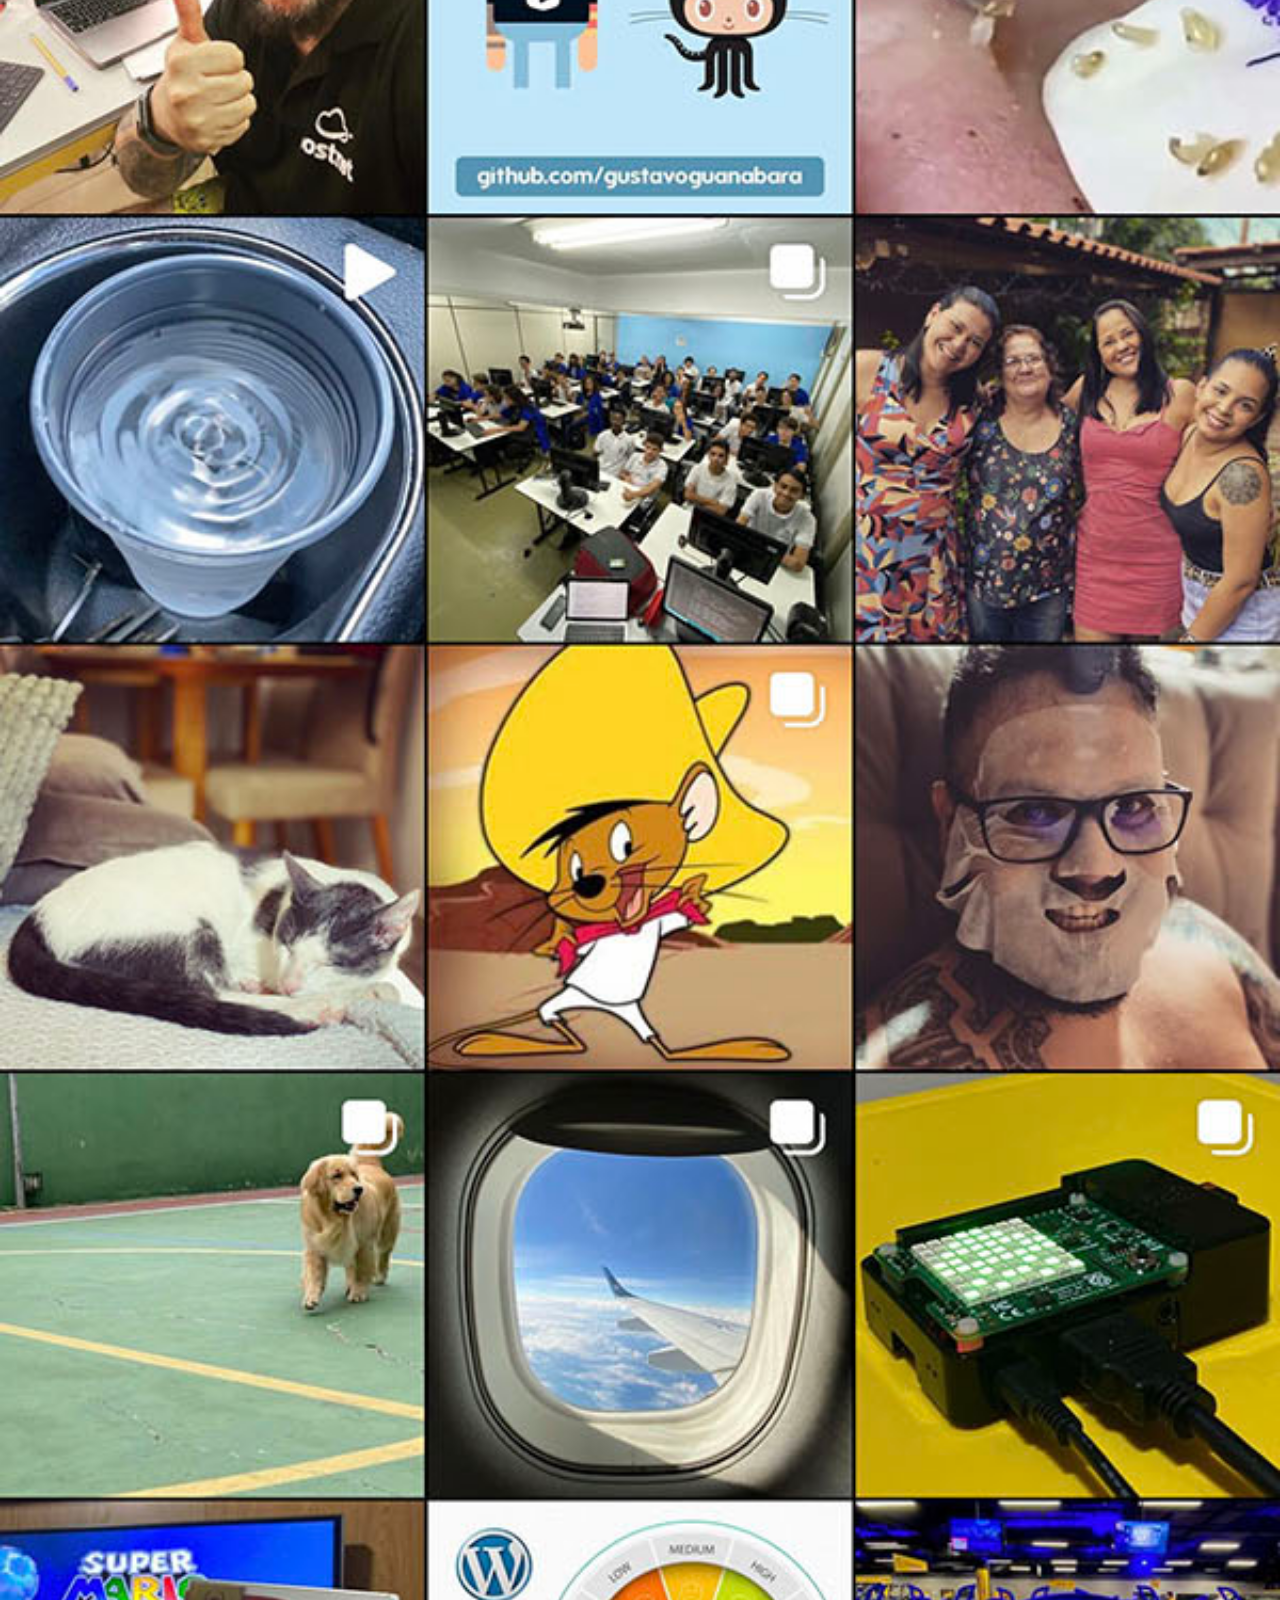
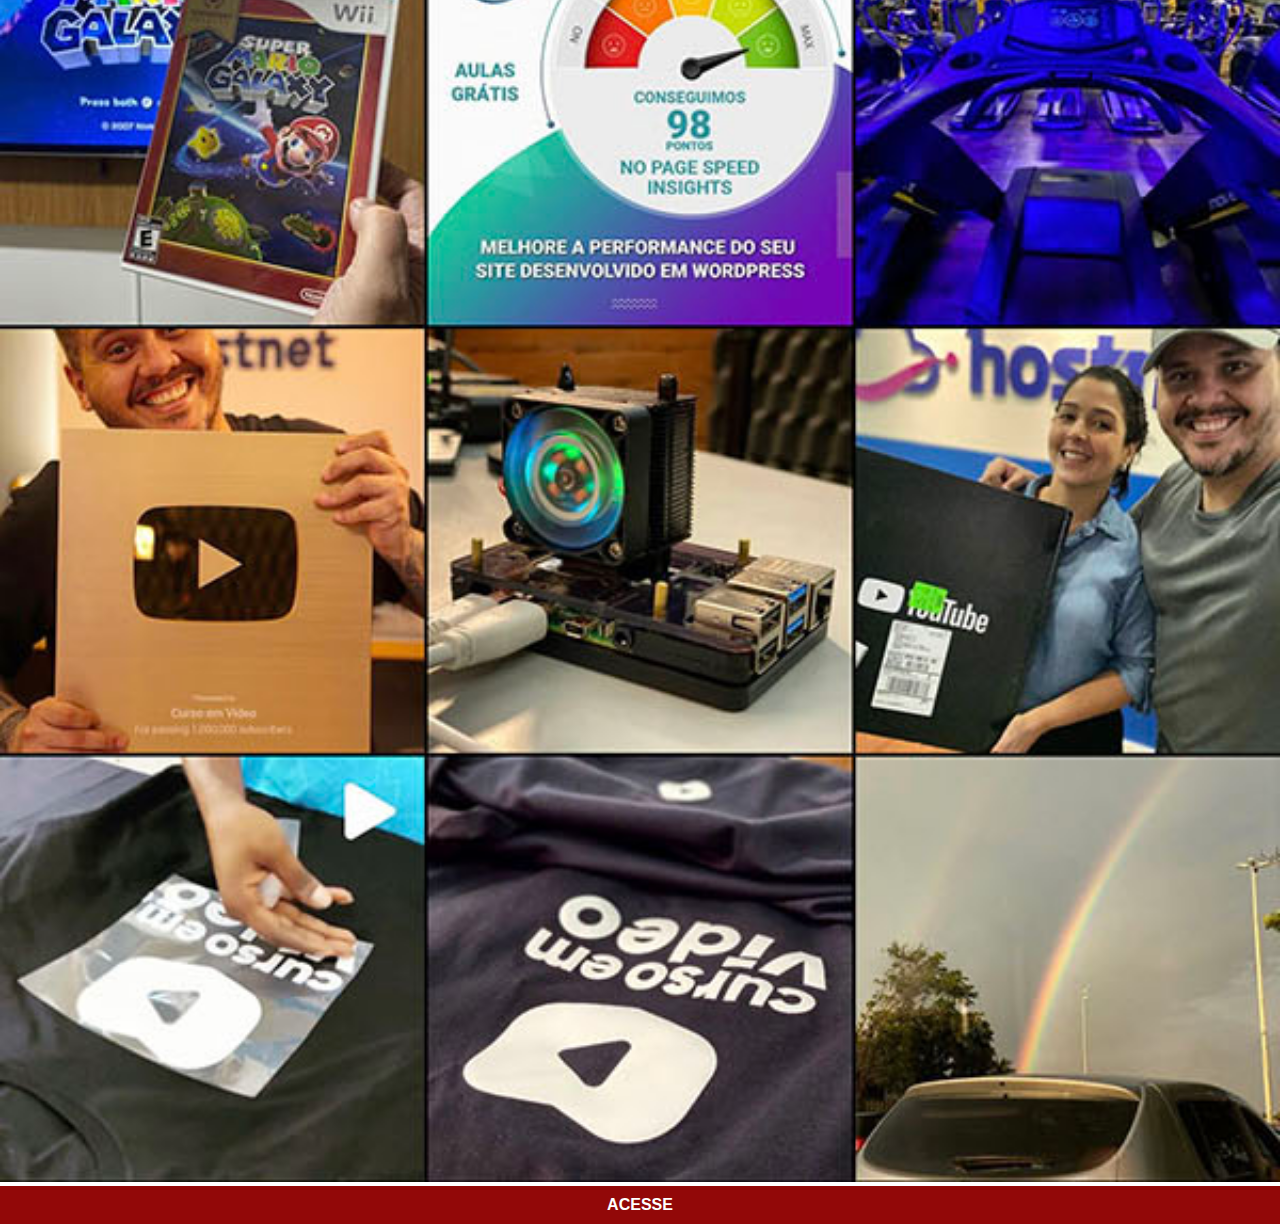
<file: paginas/instagram.html>
<!DOCTYPE html>
<html lang="pt-br">
<head>
    <meta charset="UTF-8">
    <meta name="viewport" content="width=device-width, initial-scale=1.0">
    <title>Document</title>
    <link rel="stylesheet" href="../estilos/paginas.css">
</head>
<body>
    <img src="../imagens/tela-instagram.jpg" alt="">
    <a href="#">ACESSE</a>
</body>
</html>
</file>
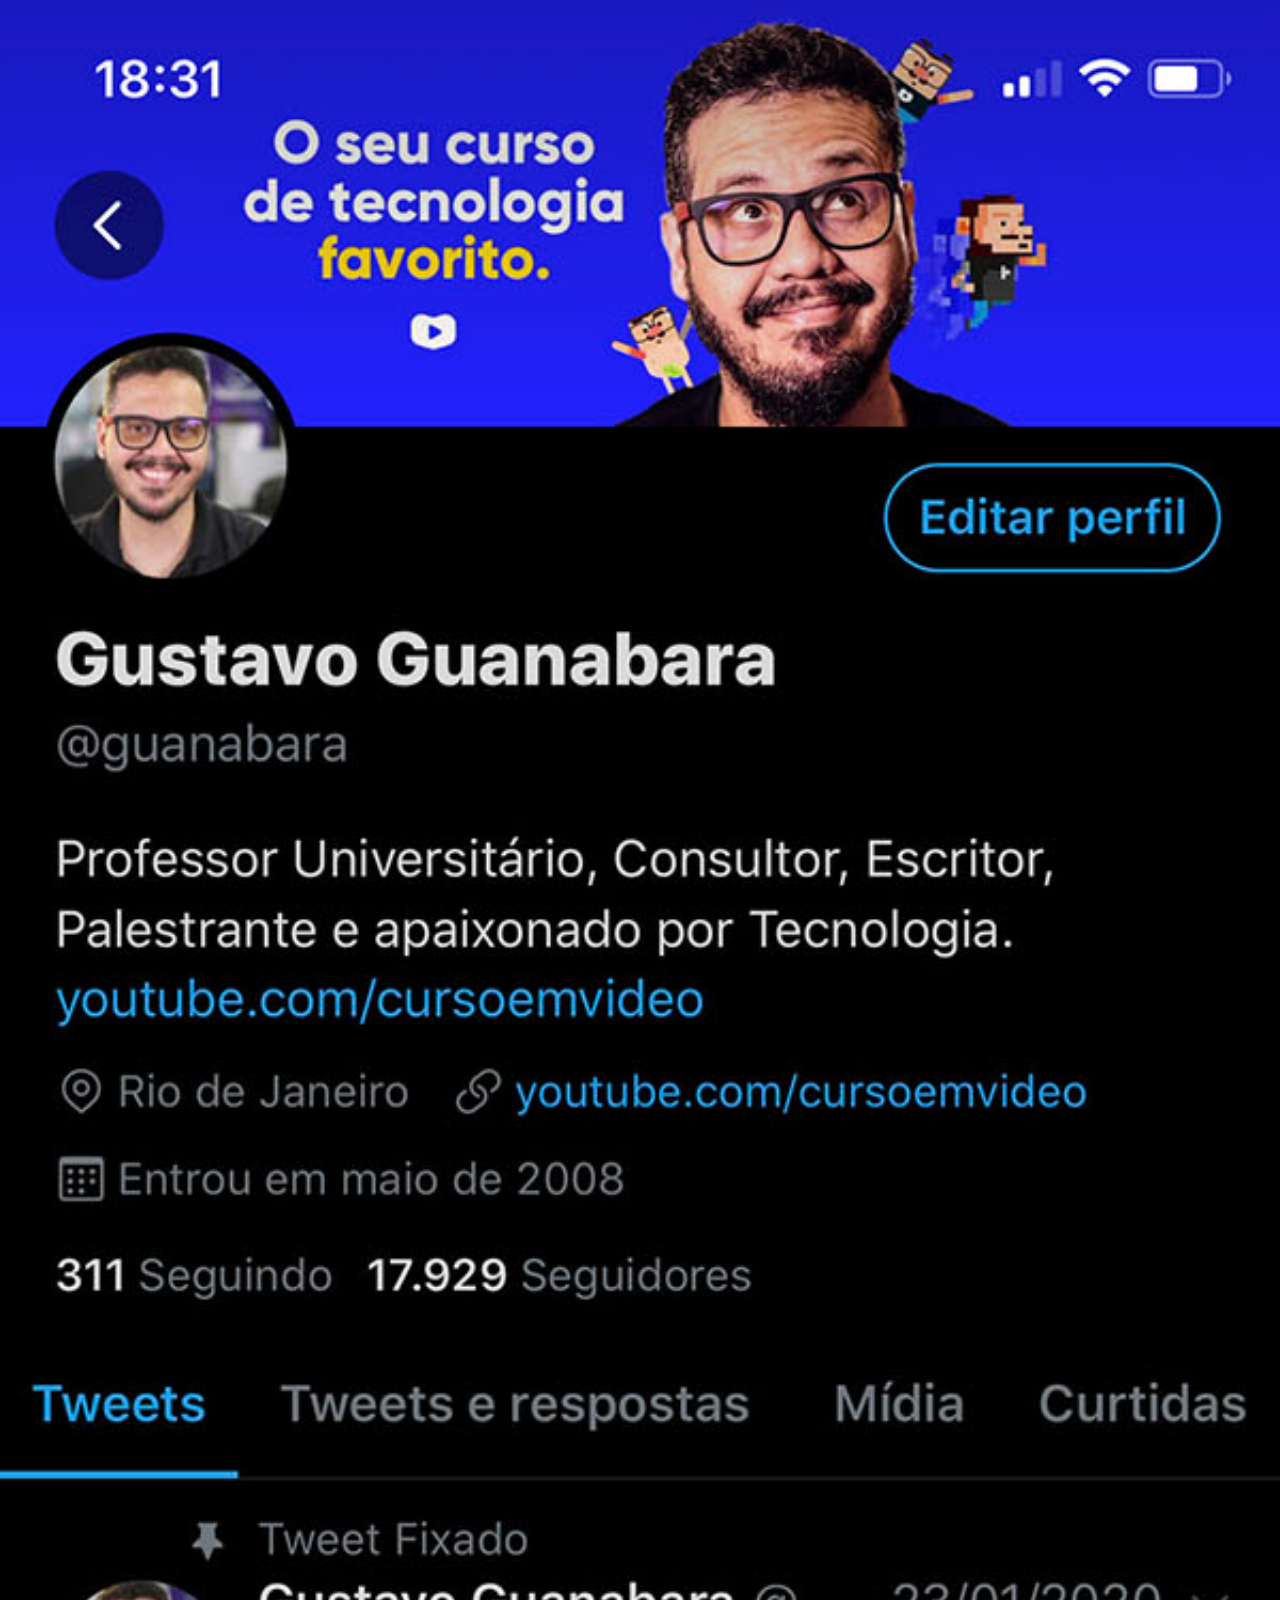
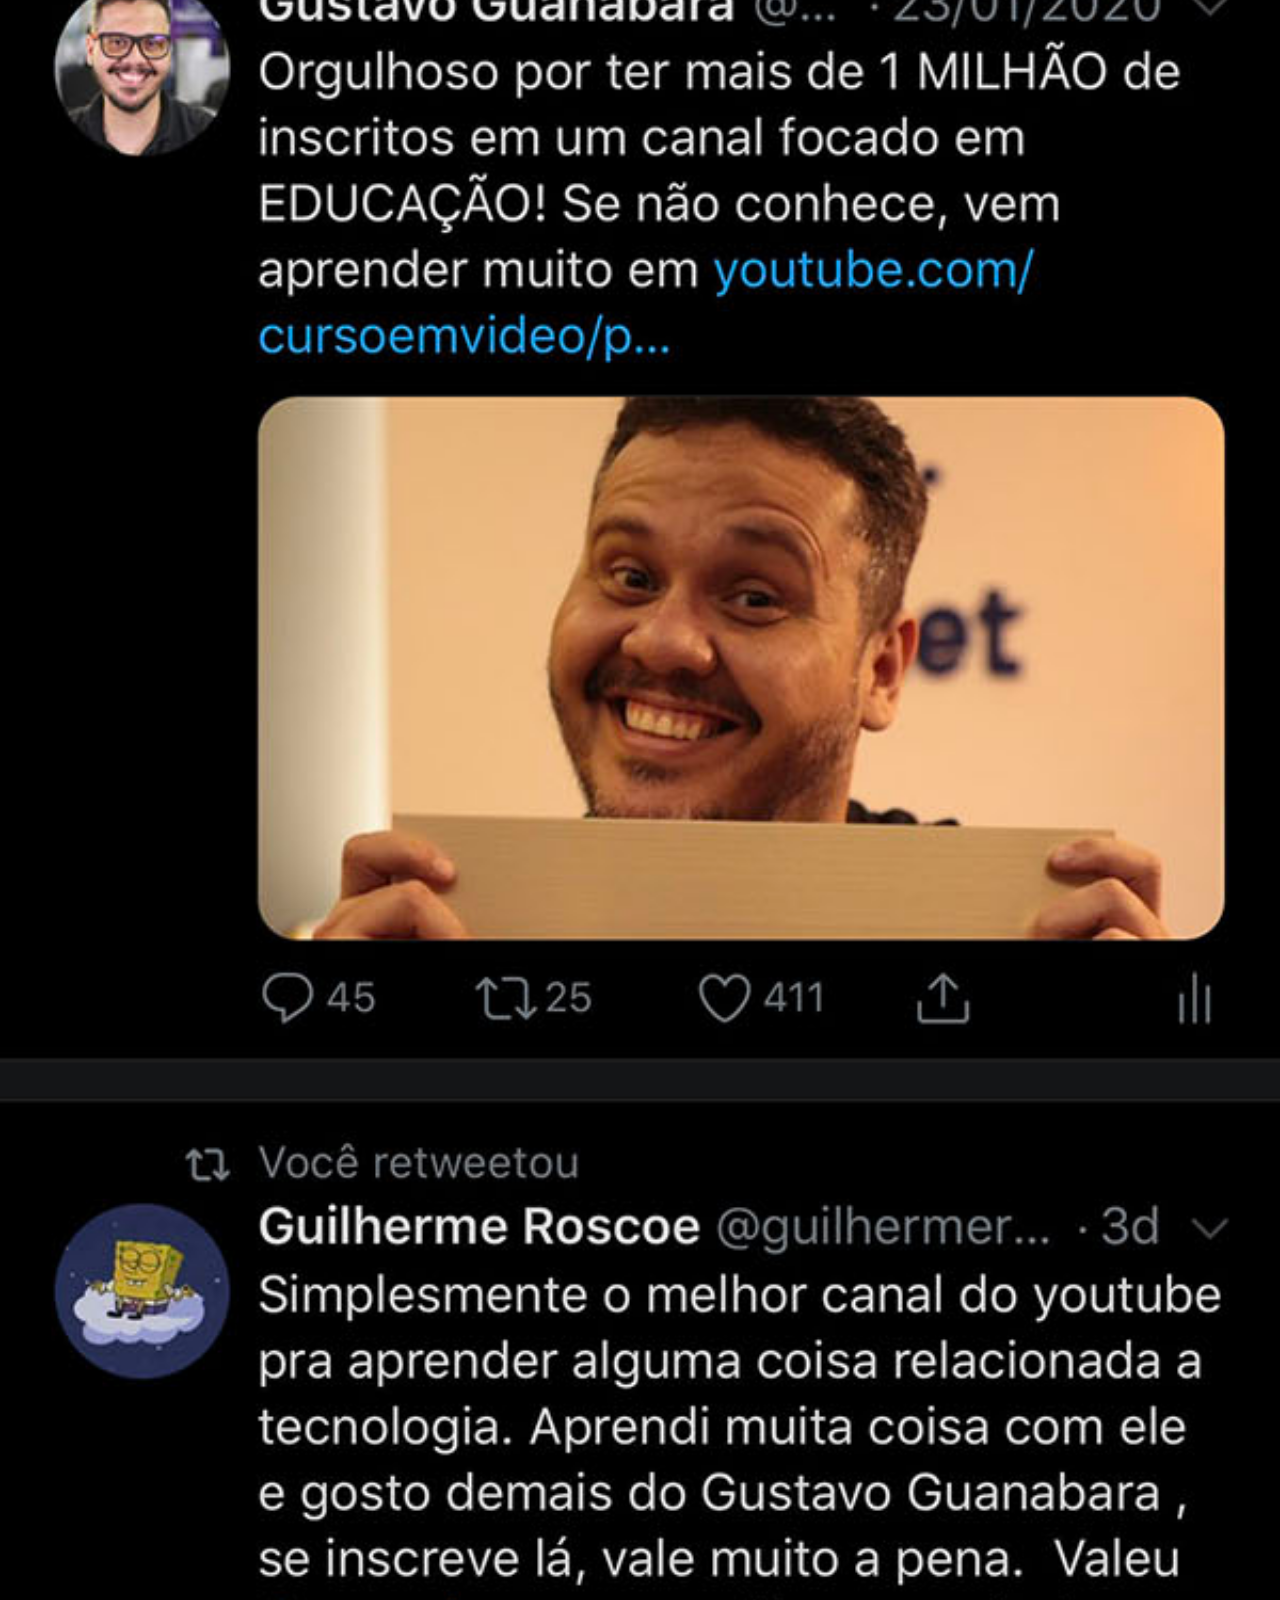
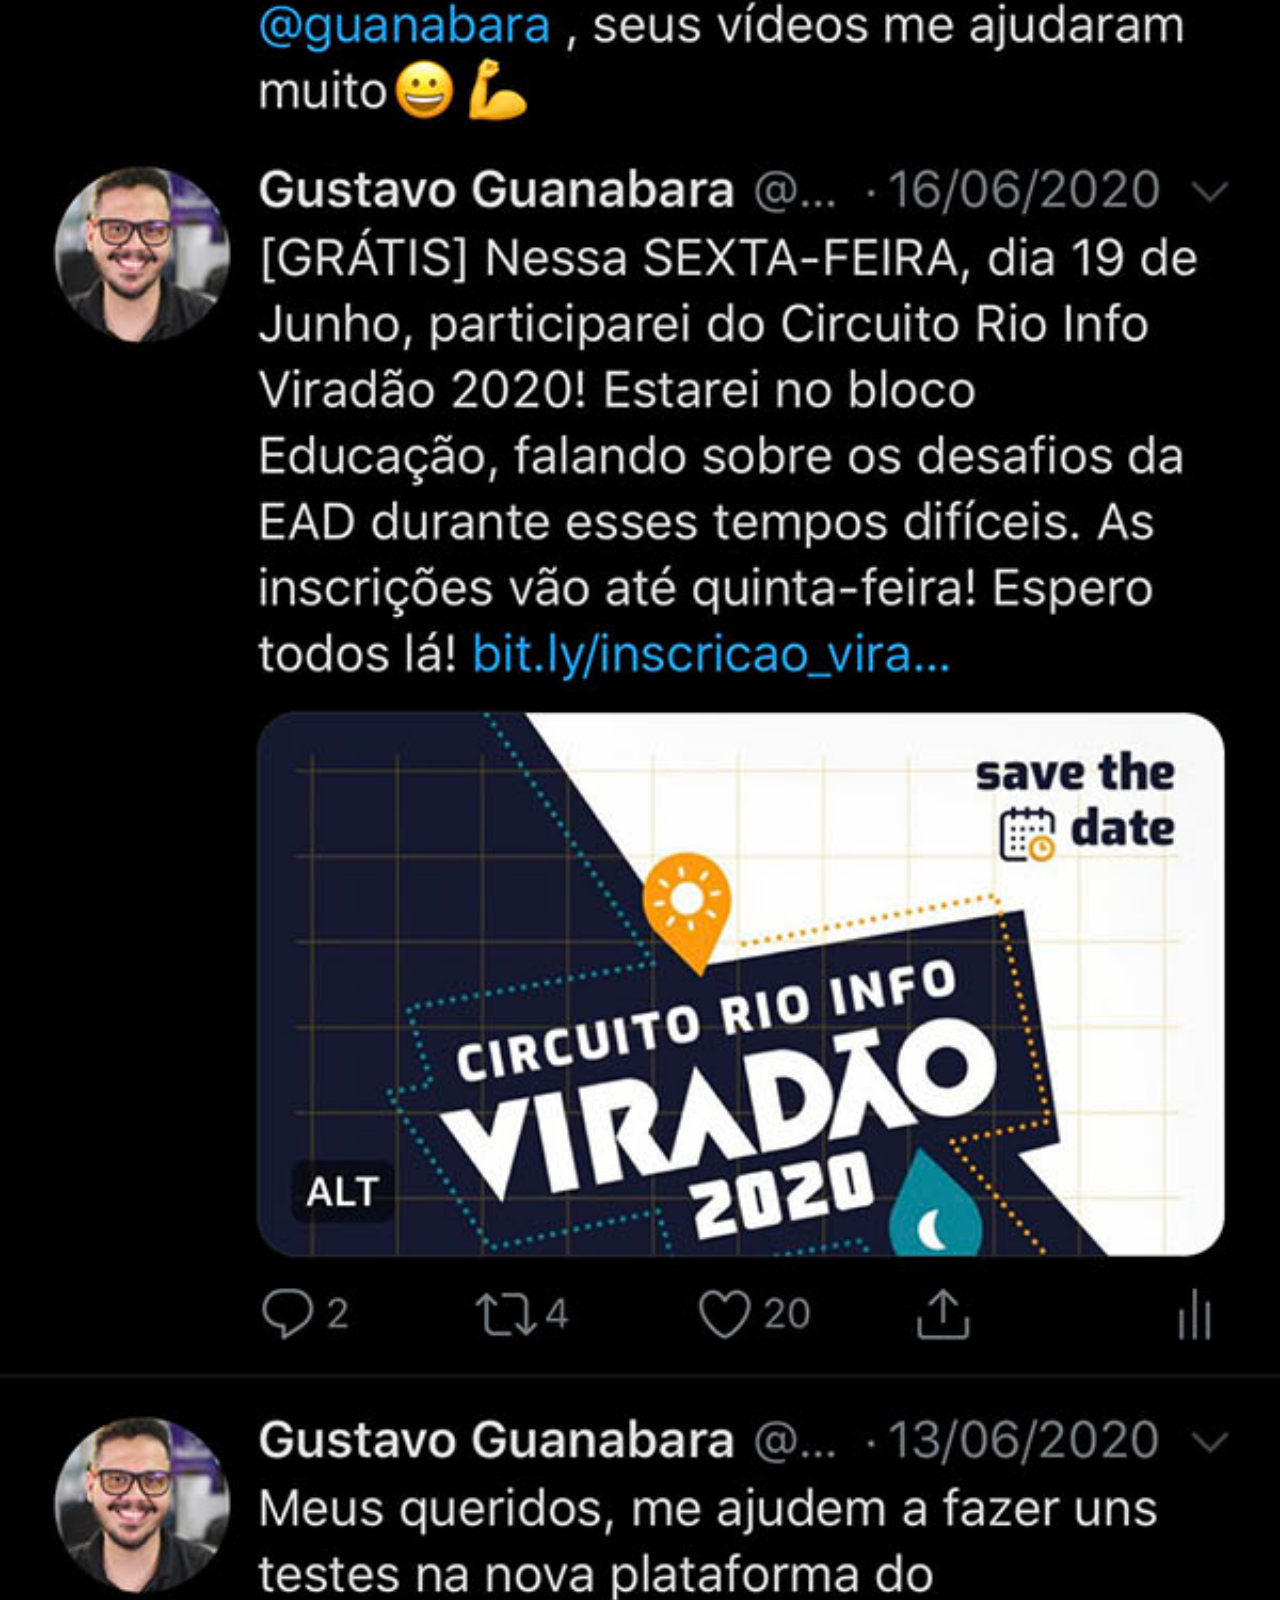
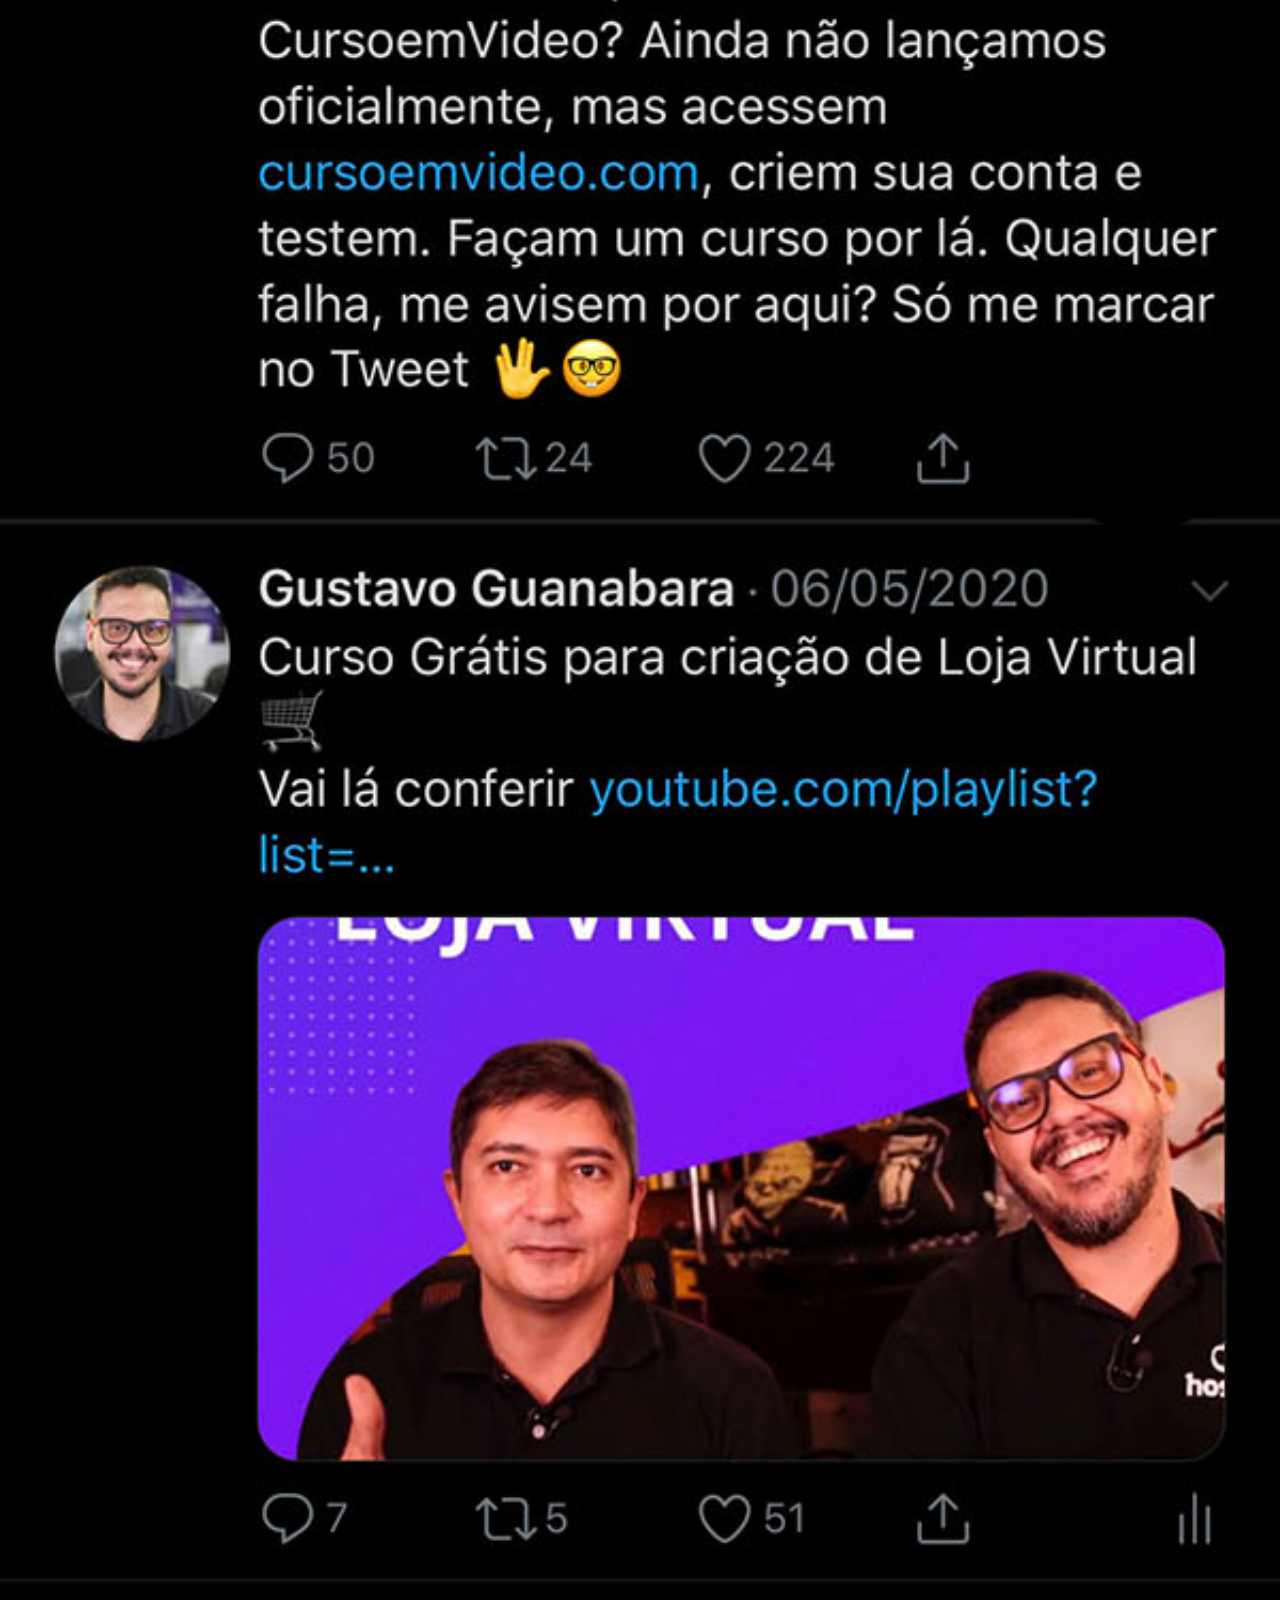
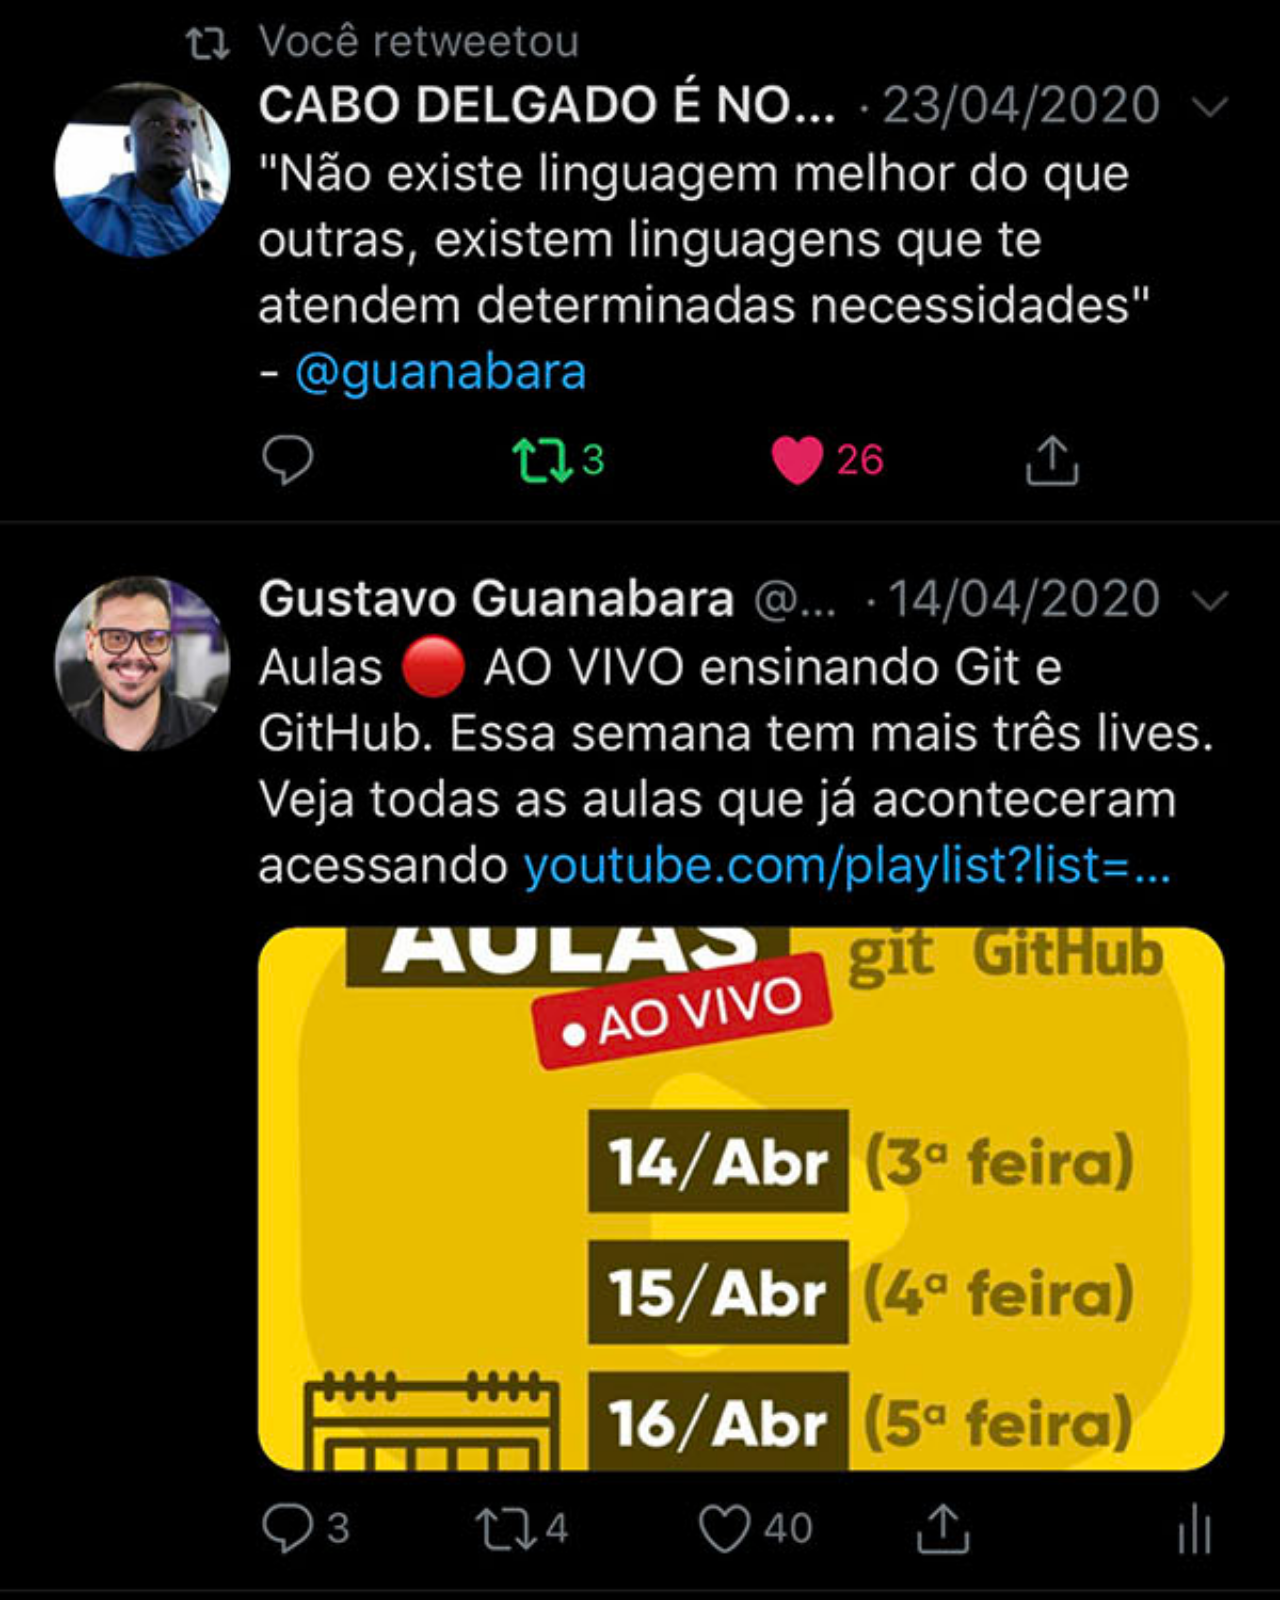
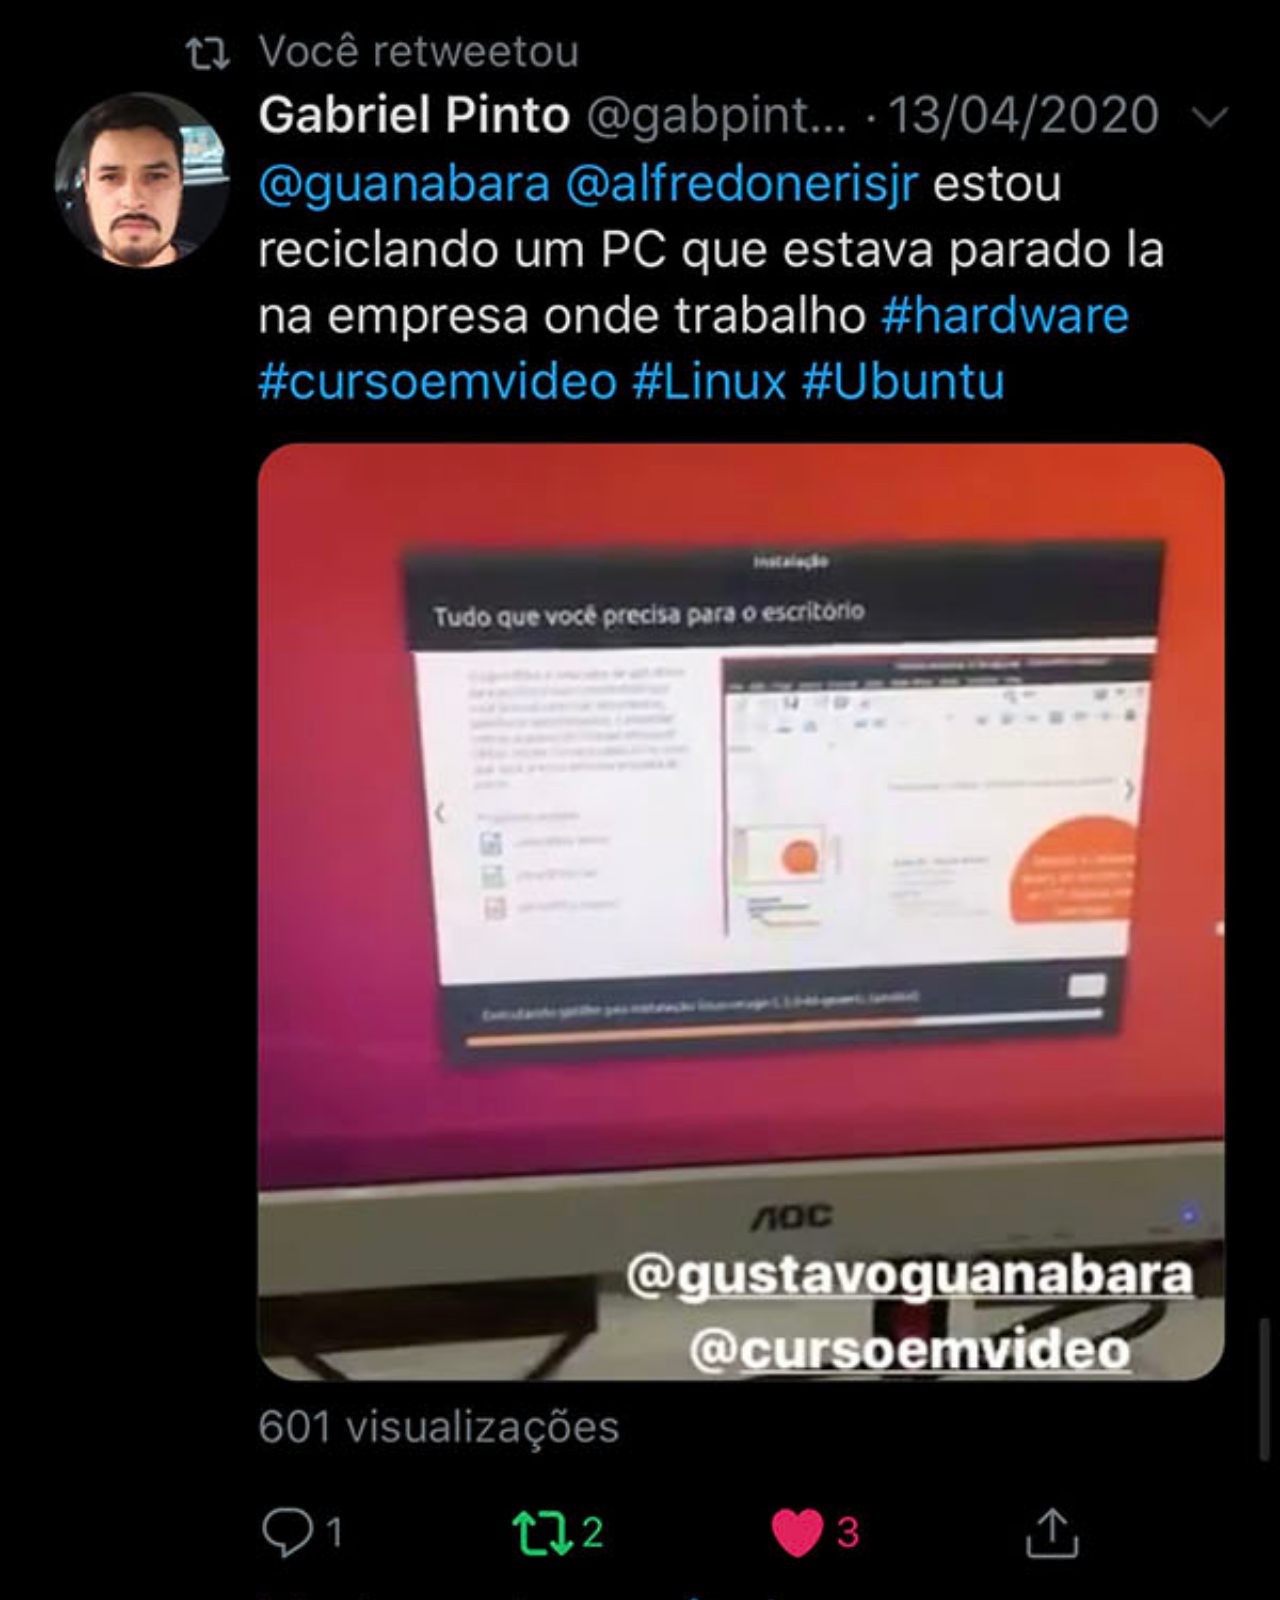
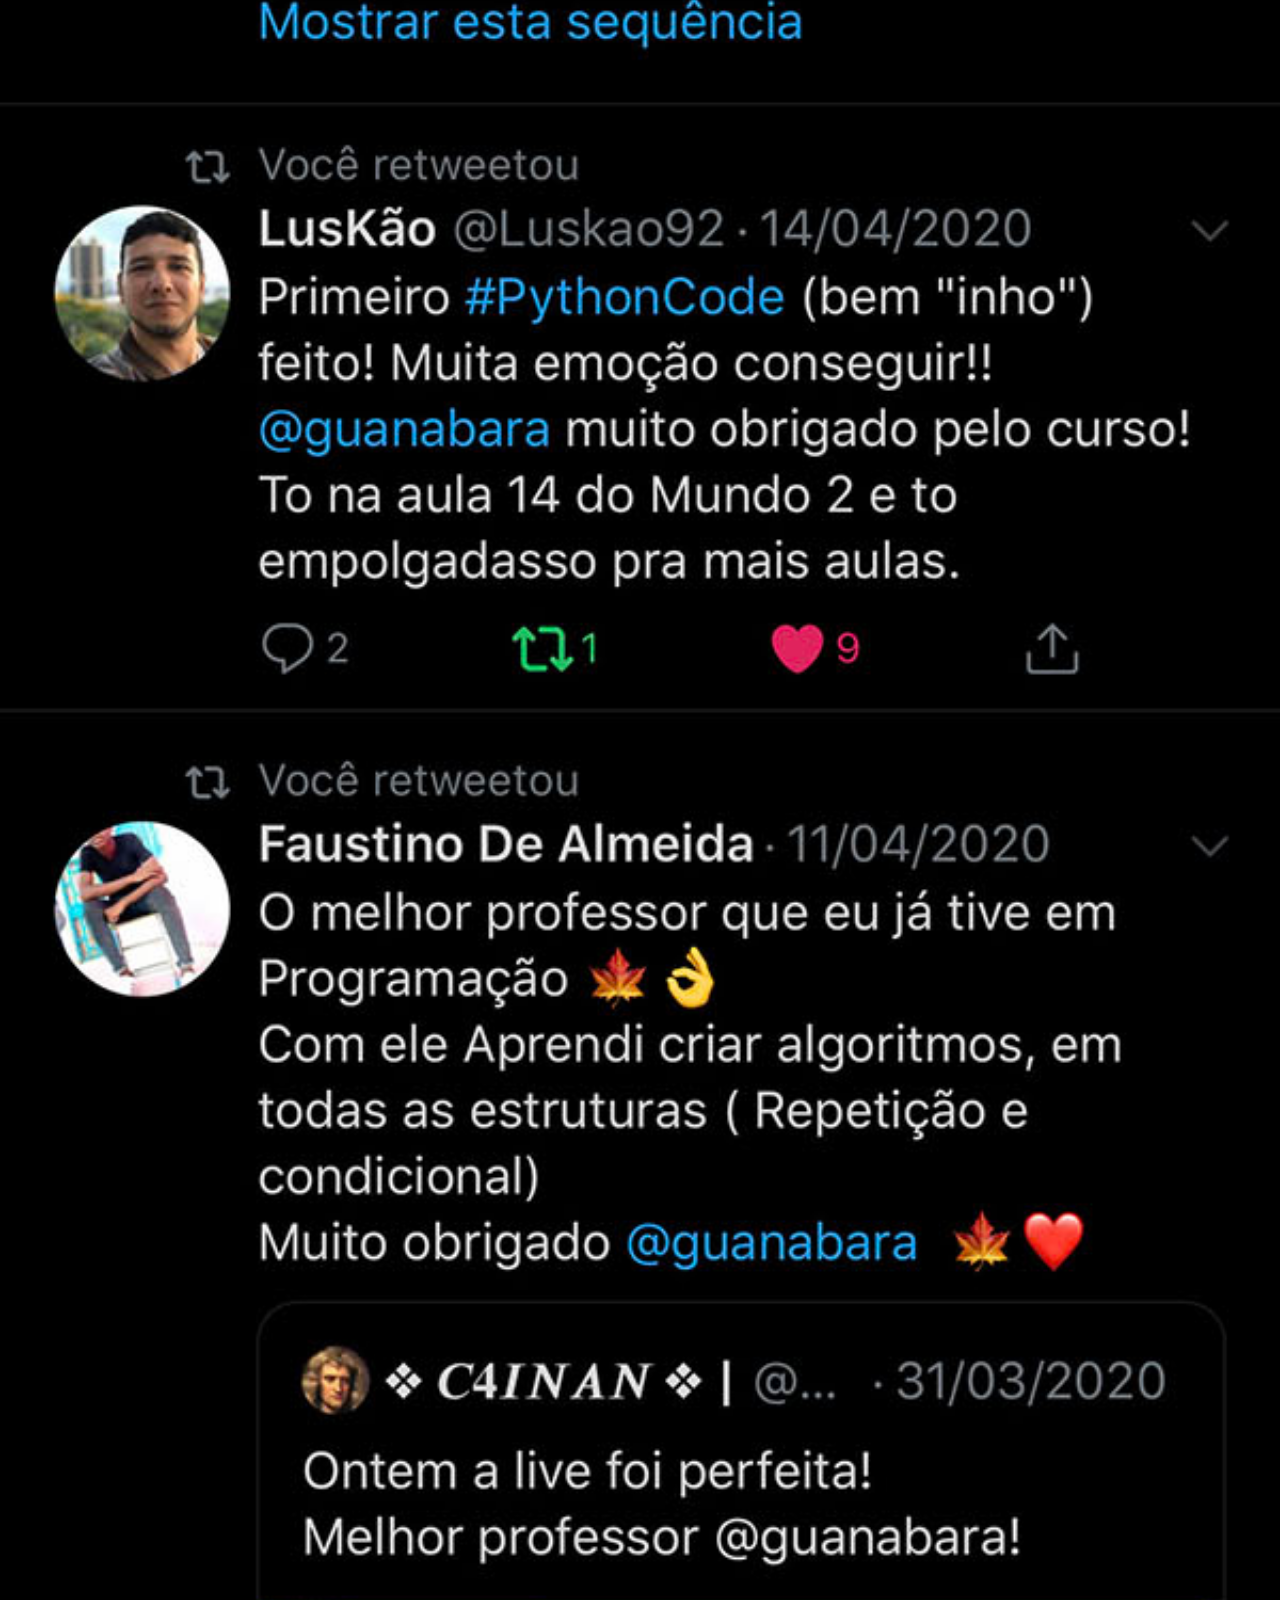
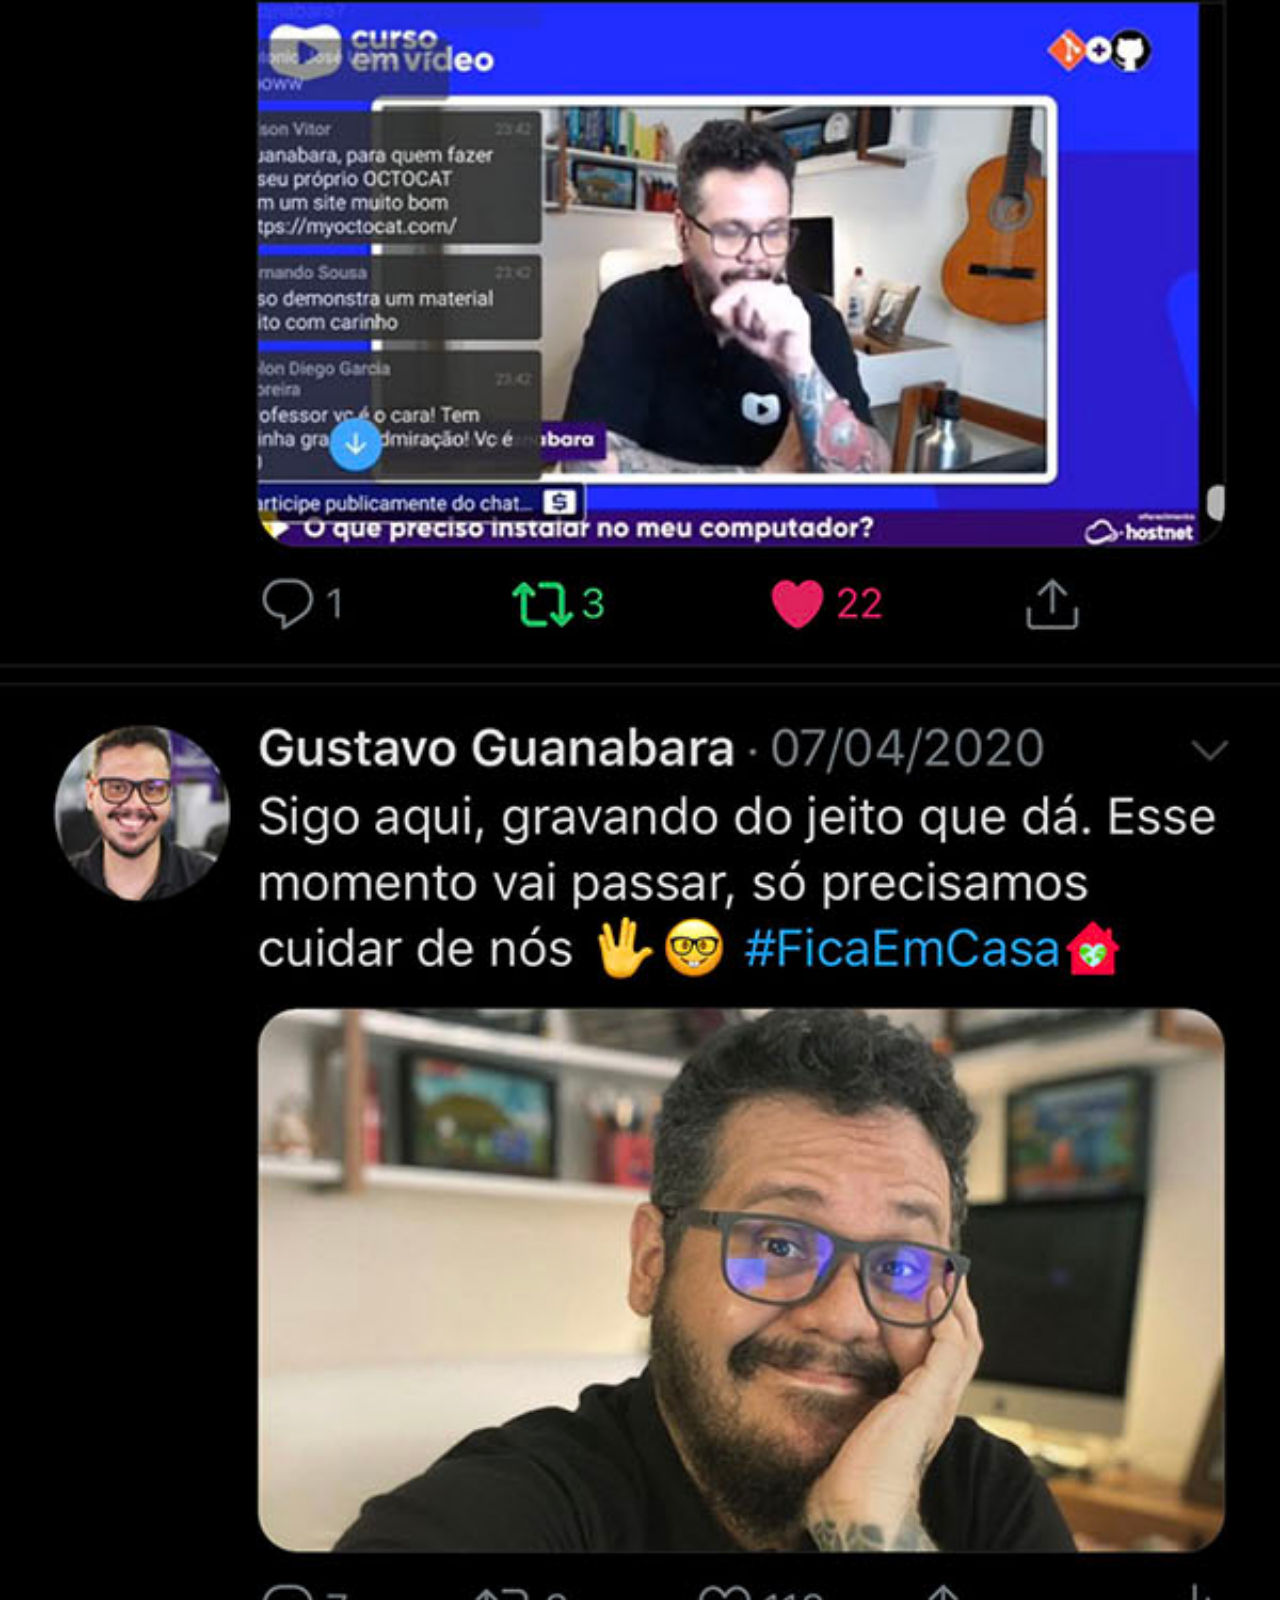
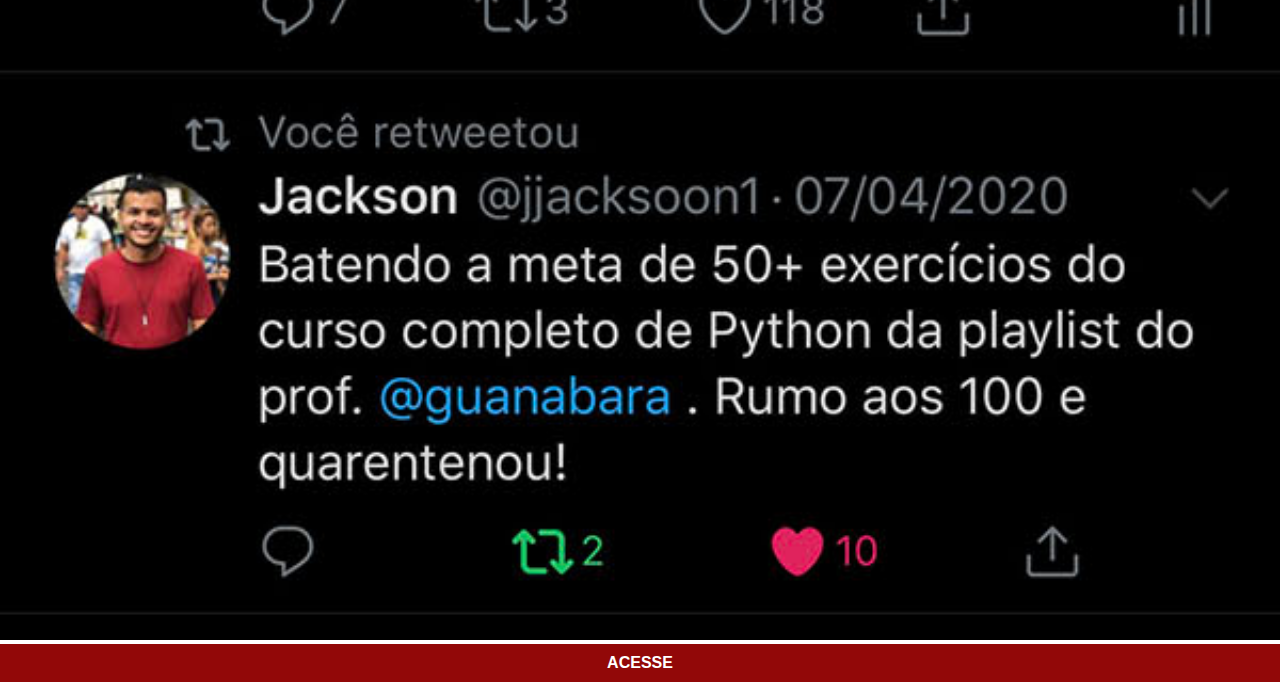
<file: paginas/twitter.html>
<!DOCTYPE html>
<html lang="pt-br">
<head>
    <meta charset="UTF-8">
    <meta name="viewport" content="width=device-width, initial-scale=1.0">
    <title>Document</title>
    <link rel="stylesheet" href="../estilos/paginas.css">
</head>
<body>
    <img src="../imagens/tela-twitter.jpg" alt="">
    <a href="#">ACESSE</a>
</body>
</html>
</file>
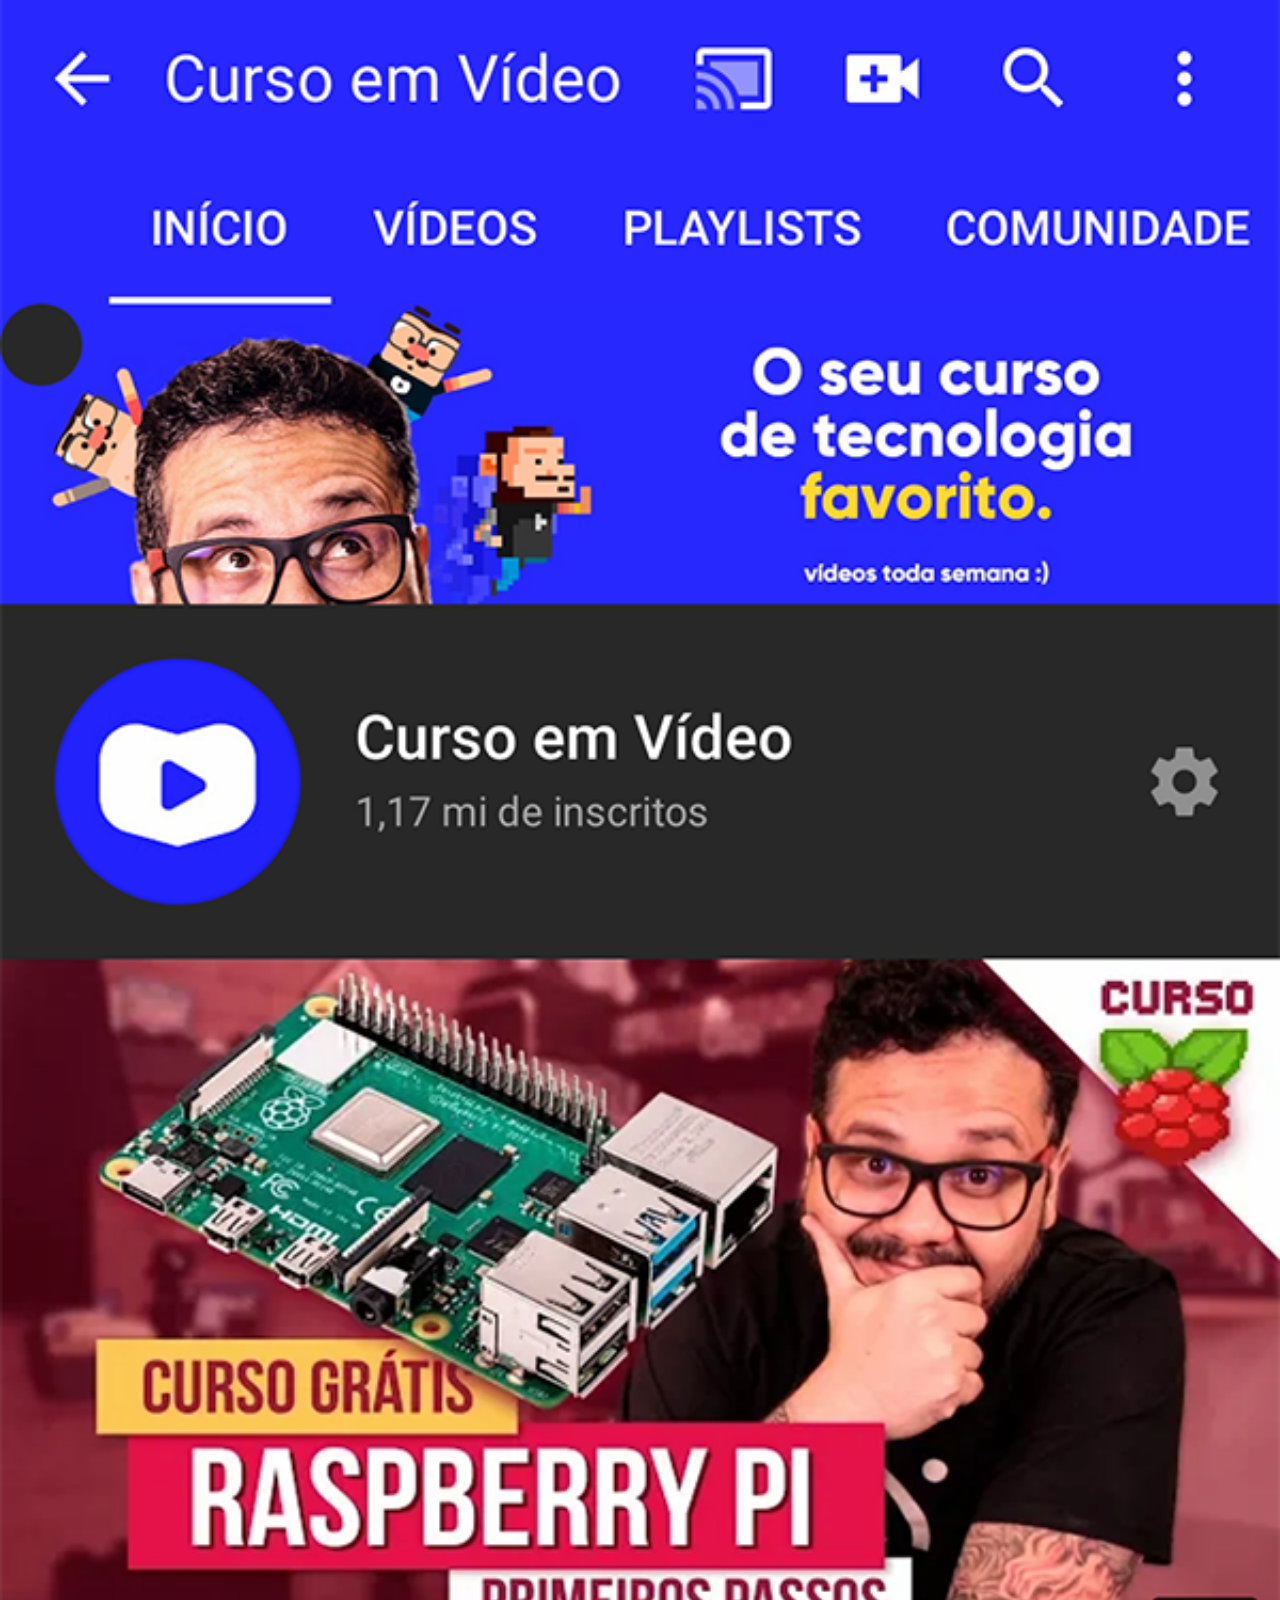
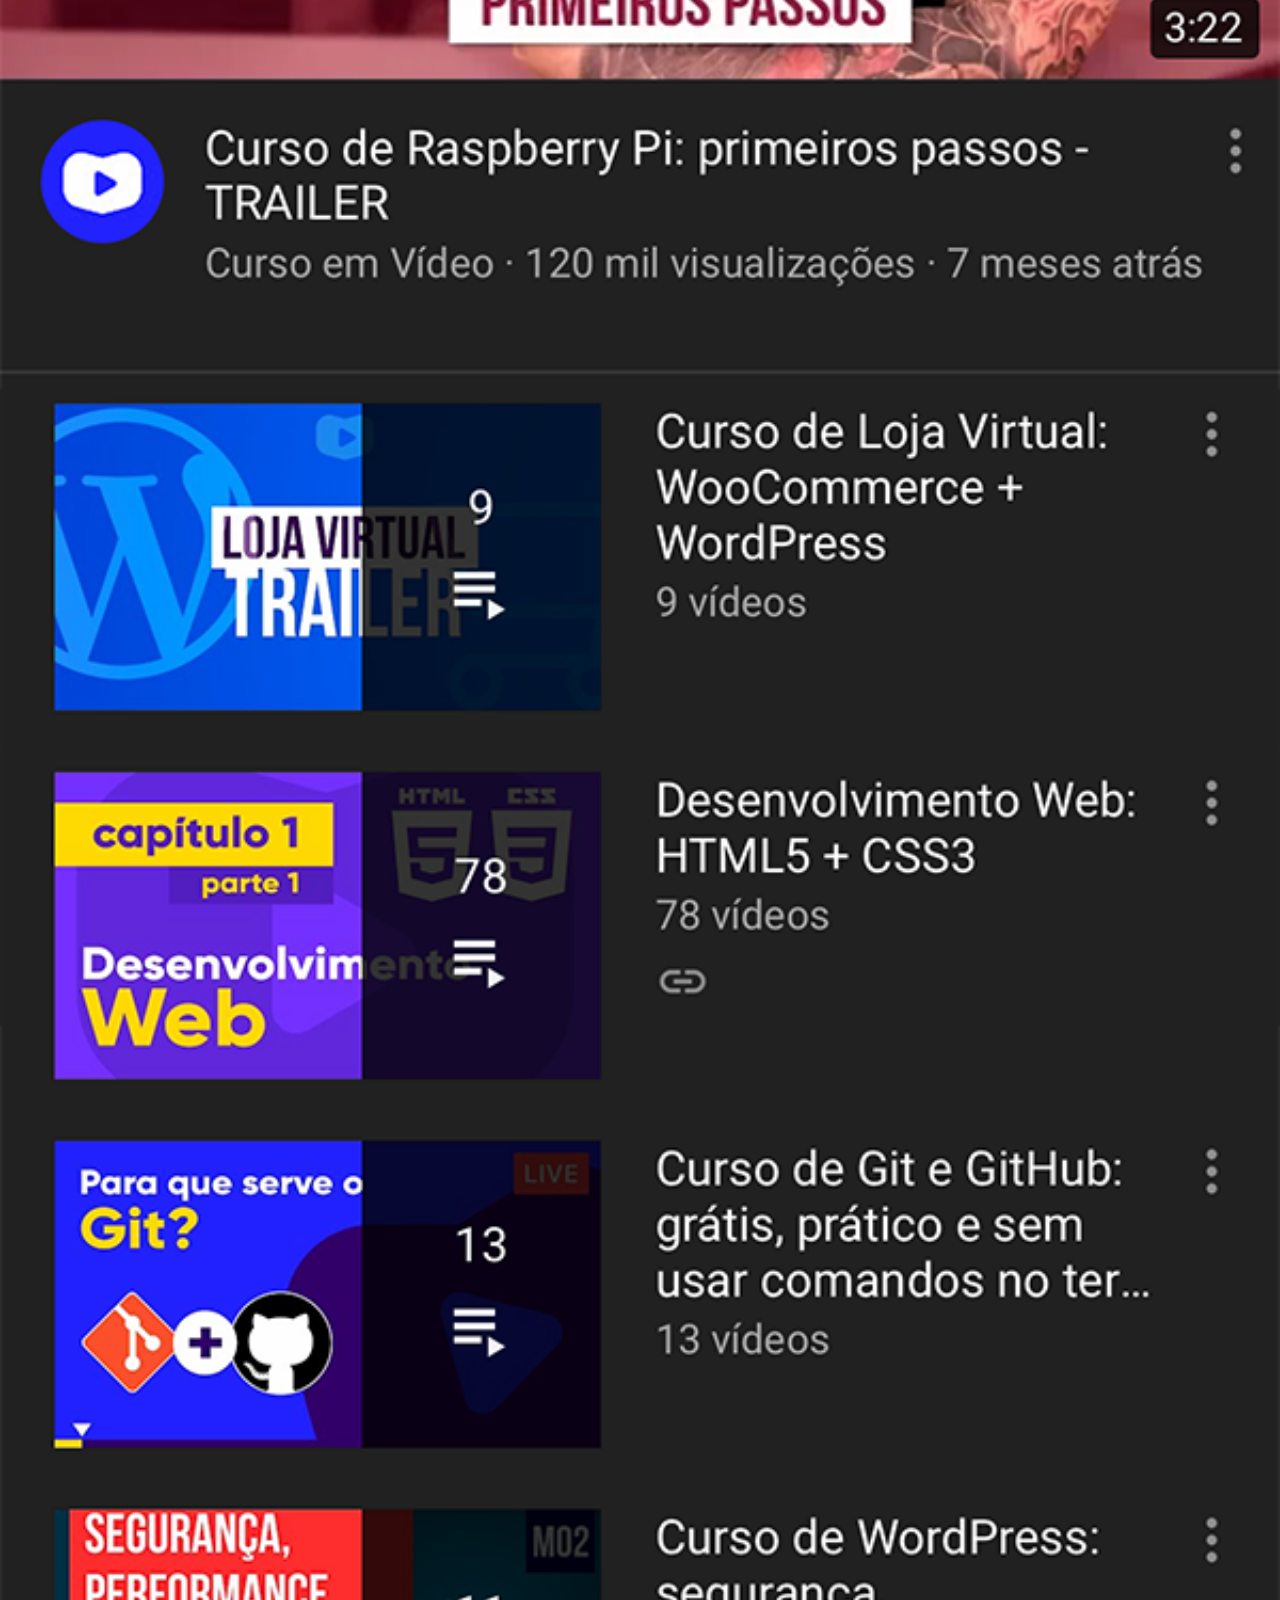
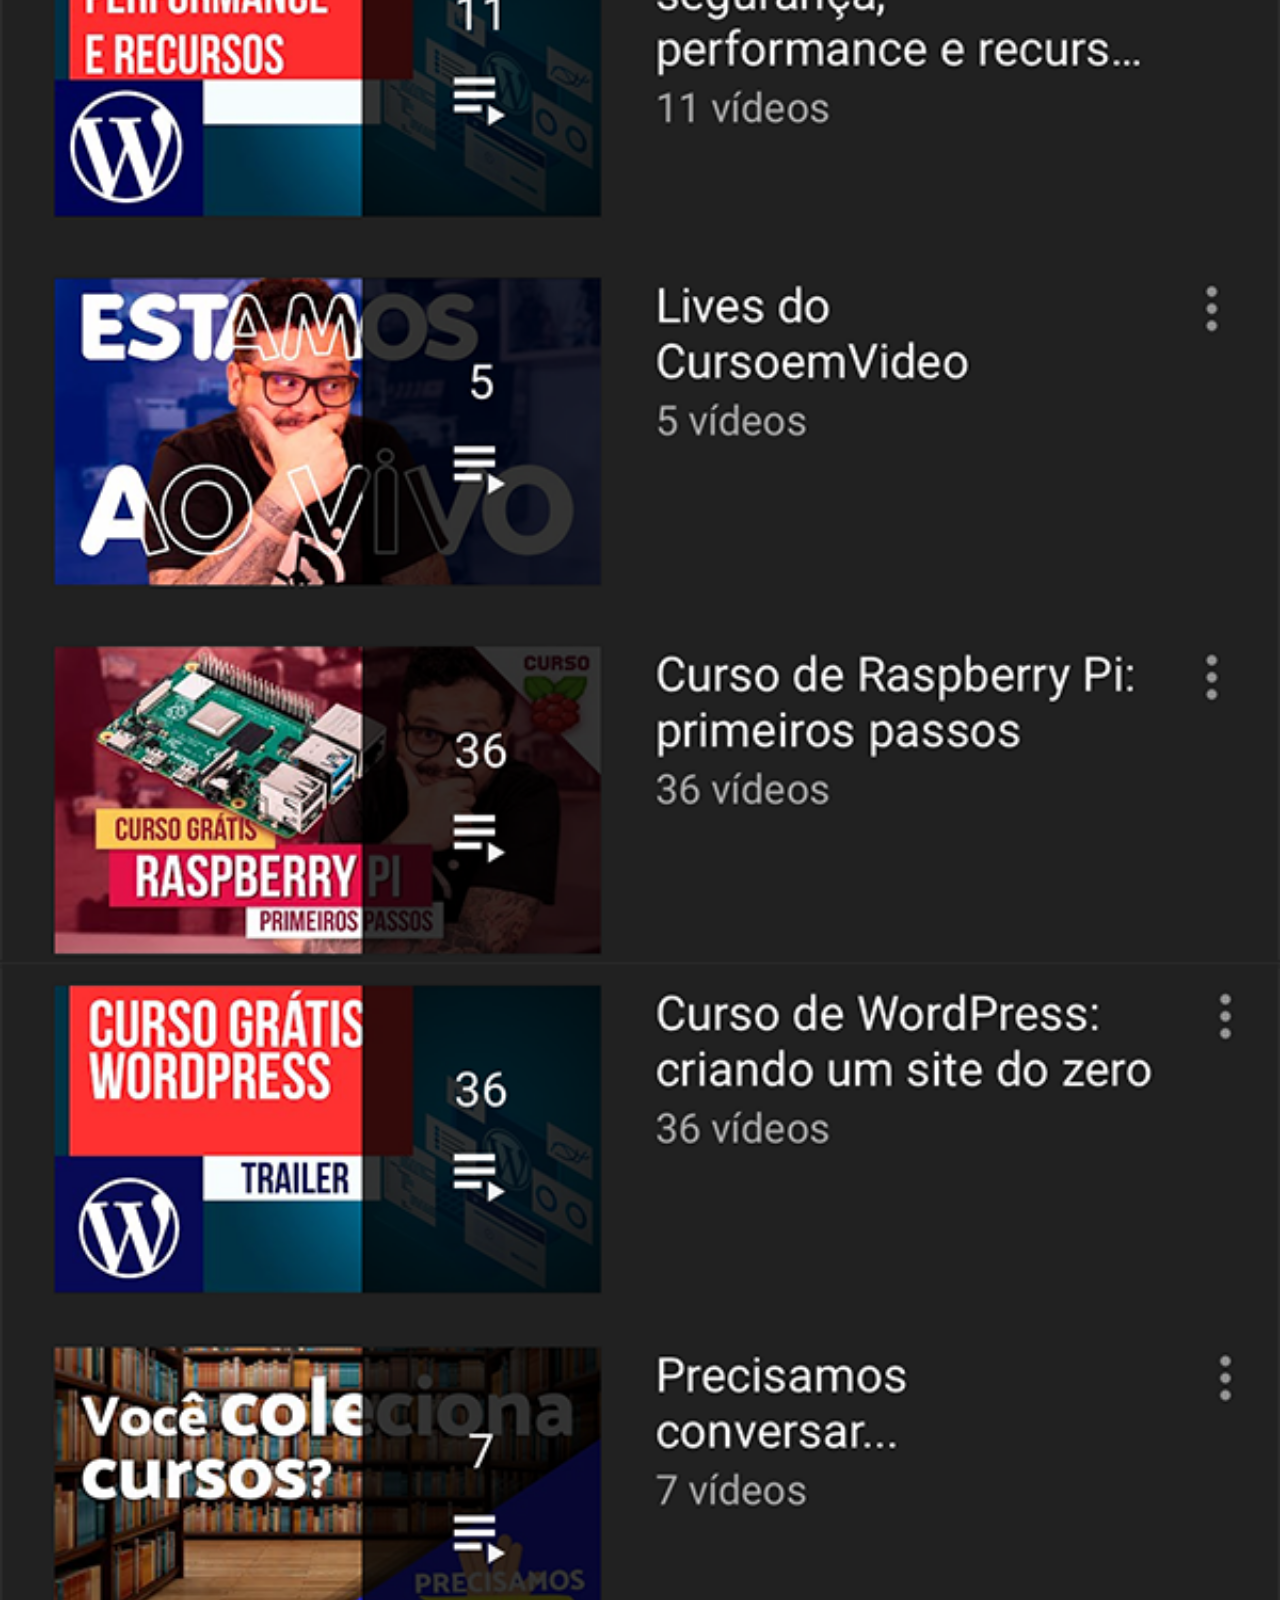
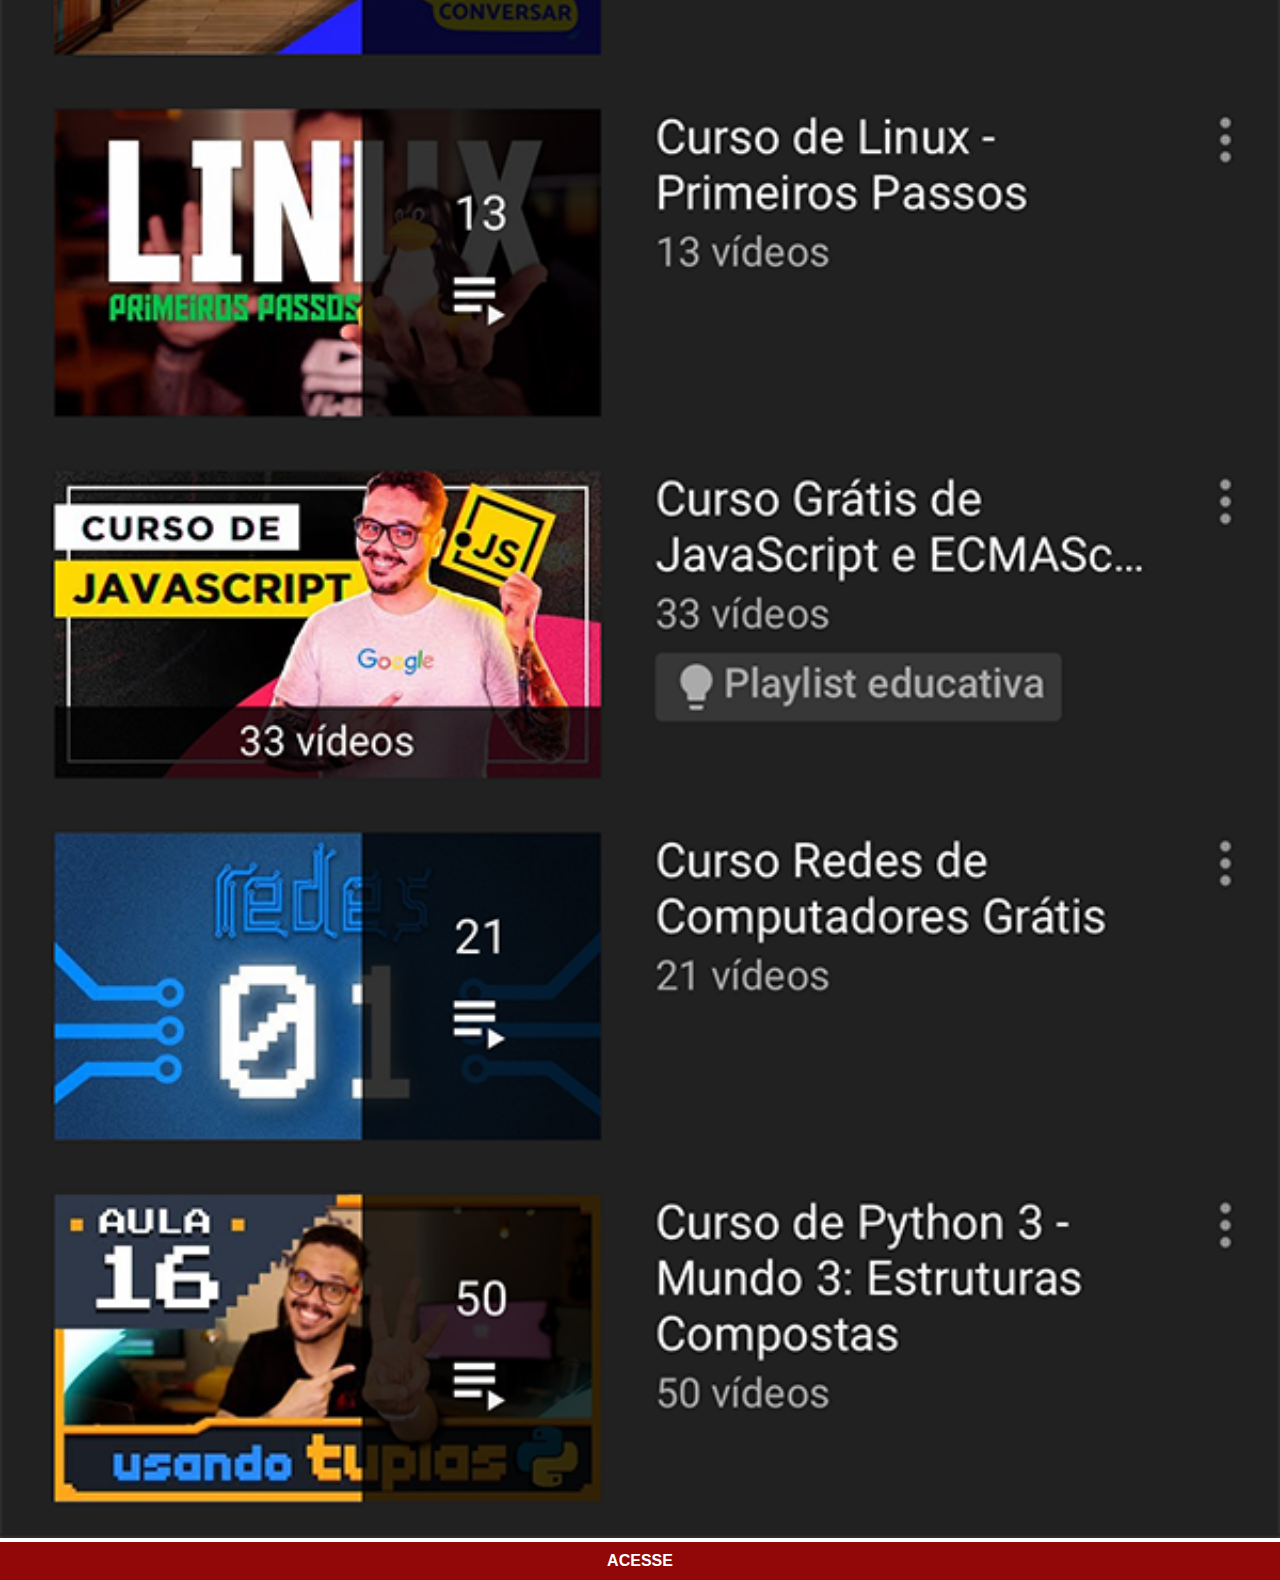
<file: paginas/youtube.html>
<!DOCTYPE html>
<html lang="pt-br">
<head>
    <meta charset="UTF-8">
    <meta name="viewport" content="width=device-width, initial-scale=1.0">
    <title>Document</title>
    <link rel="stylesheet" href="../estilos/paginas.css">
</head>
<body>
    <img src="../imagens/tela-youtube.png" alt="">
    <a href="#">ACESSE</a>
</body>
</html>
</file>
<file: estilos/style.css>
@charset "UTF-8";

body {
    background: url(../imagens/fundo-madeira.jpg) no-repeat top center fixed ;
    background-size: cover;

    height: 100vh;
    width: 98vw;  

    position: absolute;

    overflow-x: hidden;
}

main {
    height: 100vh;

    position: relative;
}

section#telefone {
     background: url(../imagens/frame-iphone.png) no-repeat ;
    background-size: contain;

    height: 95vh;
    width: 311px;

    position: absolute;
    top: 50%;
    left: 50%;
    transform: translate(-50%, -50%);
}

section#redes {
    text-align: right;
}

section#redes img {
    margin: 10px;

    width: 70px;

    border: 1px solid rgba(0, 0, 0, 0.479);
    border-radius: 50%;
    box-shadow: 2px 2px 5px rgba(0, 0, 0, 0.527);
    box-sizing: border-box;
}

section#redes img:hover {
    border: 1px solid lightblue;
    transform: translate(-3px, -3px);
    box-shadow: 5px 5px 10px rgba(0, 0, 0, 0.479);
    transition: transform 0.5s, border 1s;
}

iframe#tela {
    position: relative;
    top: 80px;
    left: 22px;
    width: 268px;
    height: 468px;
}

::-webkit-scrollbar {
    width: 0px;
    height: 0px;
}
</file>
<file: estilos/paginas.css>
@charset "UTF-8";

* {
    margin: 0px;
    padding: 0px;
}

body {
    background-repeat: no-repeat;
    background-size: contain;
    background-position: top center;

    height: 100vh;
    width: 100vw;

    font-family: Arial, Helvetica, sans-serif;
}

img {
    width: 100vw;   
}

::-webkit-scrollbar {
    height: 0px;
    width: 0px;
}

a {
    display: block;
    text-align: center;
    color: white;
    background-color: rgb(146, 8, 8);
    padding: 10px;
    text-decoration: none;
    font-weight: bolder;
}

a:hover {
    background-color: red;
    text-decoration: underline;
    transition: 0.5s;
}
</file>
